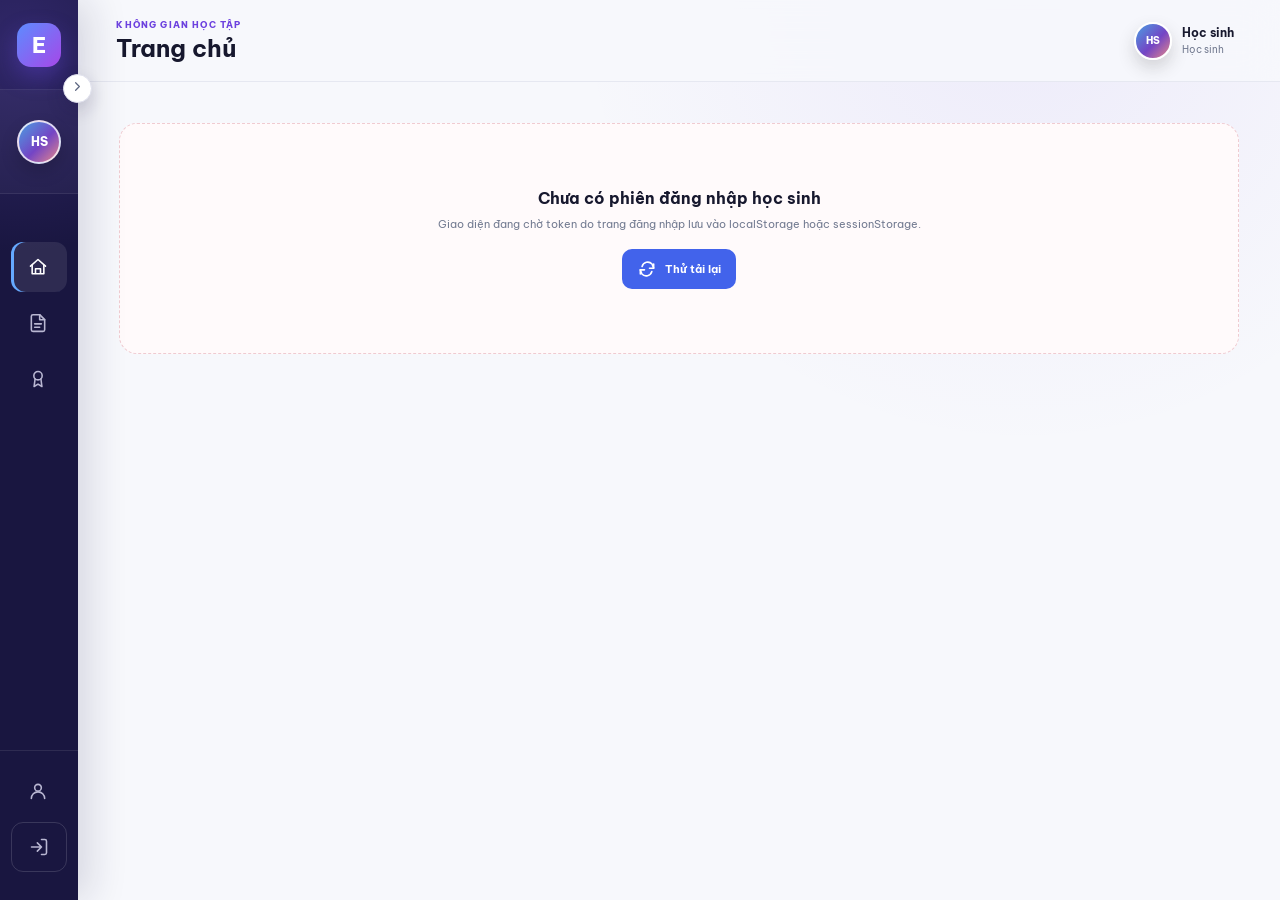
<file: client/index.html>
<!doctype html>
<html lang="vi">
<head>
    <meta charset="UTF-8">
    <meta name="viewport" content="width=device-width, initial-scale=1.0">
    <meta name="theme-color" content="#17153d">
    <title>EduPortal — Không gian học sinh</title>
    <link rel="preconnect" href="https://fonts.googleapis.com">
    <link rel="preconnect" href="https://fonts.gstatic.com" crossorigin>
    <link href="https://fonts.googleapis.com/css2?family=Be+Vietnam+Pro:wght@400;500;600;700;800&display=swap" rel="stylesheet">
    <link rel="stylesheet" href="./css/styles.css">
</head>
<body>
    <div class="app-shell">
        <aside class="sidebar" id="sidebar" aria-label="Điều hướng học sinh">
            <a class="brand" href="#home" aria-label="Về trang chủ EduPortal">
                <span class="brand__mark" aria-hidden="true">E</span>
                <span class="brand__copy">
                    <strong>EduPortal</strong>
                    <small>Không gian học sinh</small>
                </span>
            </a>

            <button class="sidebar-toggle" id="sidebar-toggle" type="button"
                    aria-label="Giữ sidebar mở rộng" aria-expanded="false" title="Giữ sidebar mở rộng">
                <span data-icon="chevron"></span>
            </button>

            <div class="student-profile">
                <span class="avatar" id="sidebar-avatar">HS</span>
                <span class="student-profile__copy">
                    <strong id="sidebar-name">Học sinh</strong>
                    <small id="sidebar-email">Chưa đăng nhập</small>
                </span>
            </div>

            <nav class="sidebar-nav" aria-label="Các trang">
                <a class="nav-item" href="#home" data-route="home">
                    <span class="nav-item__icon" data-icon="home"></span>
                    <span class="nav-item__label">Trang chủ</span>
                </a>
                <a class="nav-item" href="#exams" data-route="exams">
                    <span class="nav-item__icon" data-icon="exam"></span>
                    <span class="nav-item__label">Bài kiểm tra</span>
                </a>
                <a class="nav-item" href="#scores" data-route="scores">
                    <span class="nav-item__icon" data-icon="score"></span>
                    <span class="nav-item__label">Điểm của tôi</span>
                </a>
            </nav>

            <div class="sidebar__footer">
                <a class="nav-item" href="#account" data-route="account">
                    <span class="nav-item__icon" data-icon="user"></span>
                    <span class="nav-item__label">Tài khoản</span>
                </a>
                <button class="nav-item nav-item--button" id="logout-button" type="button">
                    <span class="nav-item__icon" data-icon="logout"></span>
                    <span class="nav-item__label">Đăng xuất</span>
                </button>
            </div>
        </aside>

        <button class="sidebar-backdrop" id="sidebar-backdrop" type="button" aria-label="Đóng menu"></button>

        <main class="main">
            <header class="topbar">
                <div class="topbar__title">
                    <button class="icon-button mobile-menu" id="mobile-menu" type="button" aria-label="Mở menu">
                        <span data-icon="menu"></span>
                    </button>
                    <div>
                        <p class="eyebrow">Không gian học tập</p>
                        <h1 id="page-title">Trang chủ</h1>
                    </div>
                </div>

                <a class="topbar__profile" href="#account" data-route="account" aria-label="Xem thông tin tài khoản">
                    <span class="avatar avatar--small" id="topbar-avatar">HS</span>
                    <span>
                        <strong id="topbar-name">Học sinh</strong>
                        <small>Học sinh</small>
                    </span>
                </a>
            </header>

            <section class="scene" id="scene" aria-live="polite"></section>
        </main>
    </div>

    <dialog class="exam-dialog" id="exam-dialog" aria-labelledby="dialog-title">
        <button class="dialog-close" id="dialog-close" type="button" aria-label="Đóng">
            <span data-icon="close"></span>
        </button>
        <div id="dialog-content"></div>
    </dialog>

    <div class="toast" id="toast" role="status" aria-live="polite">
        <span class="toast__icon" data-icon="check"></span>
        <span id="toast-message"></span>
    </div>

    <script type="module" src="./js/app.js"></script>
</body>
</html>
</file>
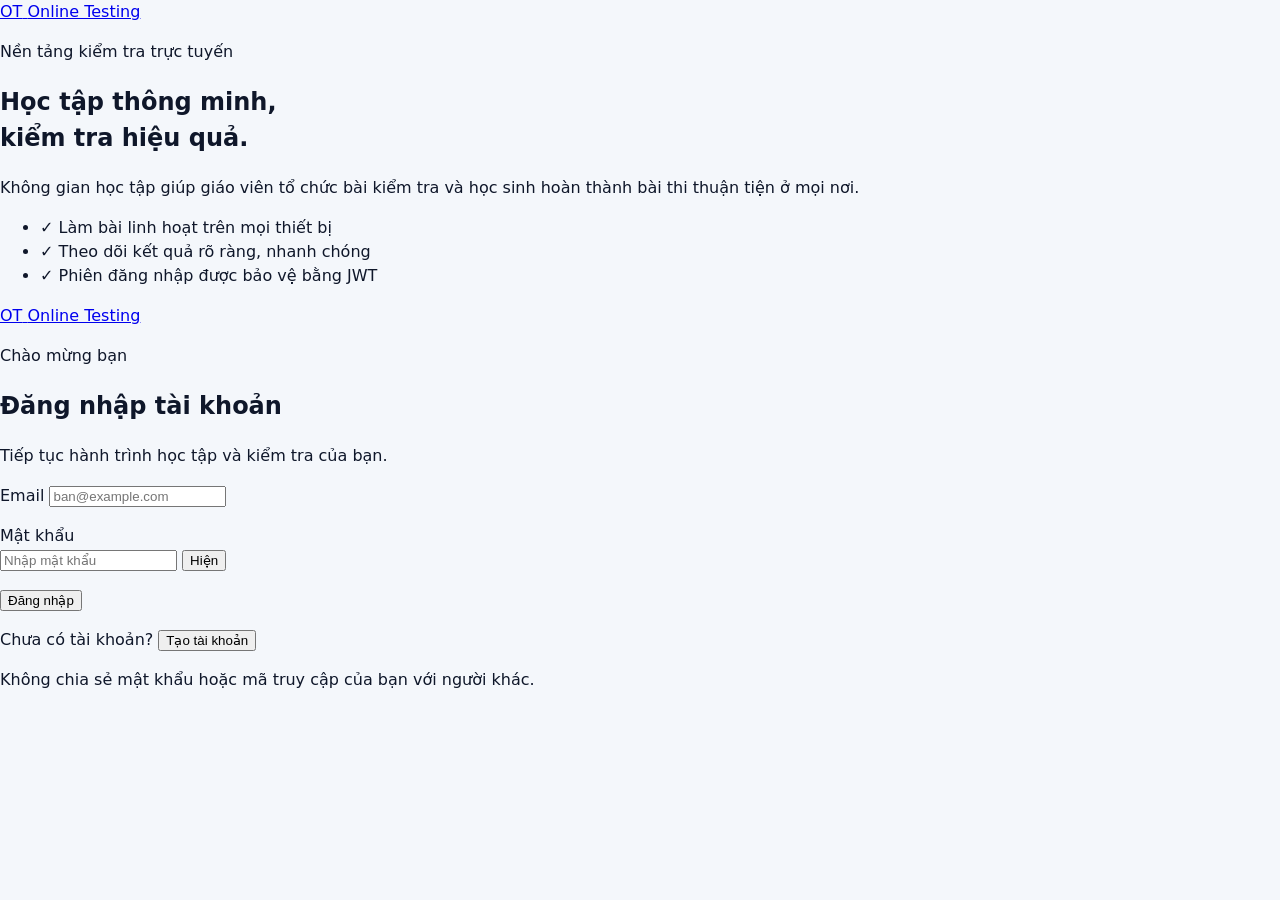
<file: client/src/main/auth/Auth.html>
<!doctype html>
<html lang="vi">
<head>
    <meta charset="UTF-8">
    <meta name="viewport" content="width=device-width, initial-scale=1.0">
    <meta name="discription" content="Đăng nhập hoặc tạo tài khoản để sử dụng hệ thống kiểm tra trực tuyến.">
    <title>Đăng nhập | Online Testing</title>
    <link rel="stylesheet" href="./AuthStyle.css">
</head>
<body>
<div class="auth-page">
    <aside 
        class="brand-panel"
        arial-lable="Giới thiệu Online Testing">
        <div class="brand-orb brand-orb--top" aria-hidden="true"></div>
        <div class="brand-orb brand-orb--bottom" aria-hidden="true"></div>
        <div class="brand-content">
            <a class="brand"
                href="./Auth.html"
                aria-label="Online Testing - Trang xác thực">

                <span class="brand-mark" aria-hidden="true">OT</span>
                <span>Online Testing</span>
            </a>
            <div class="brand-message">
                <p class="brand-eyebrow">Nền tảng kiểm tra trực tuyến</p>

                <h1>Học tập thông minh,<br>
                    kiểm tra hiệu quả.
                </h1>

                <p class="brand-description">
                    Không gian học tập giúp giáo viên tổ chức bài kiểm tra và
                    học sinh hoàn thành bài thi thuận tiện ở mọi nơi.
                </p>
            </div>
            <ul class="benefit-list" aria-label="Lợi ích nổi bật">
                <li>
                    <span class="benefit-icon" aria-hidden="true">✓</span>
                    <span>Làm bài linh hoạt trên mọi thiết bị</span>
                </li>

                <li>
                    <span class="benefit-icon" aria-hidden="true">✓</span>
                    <span>Theo dõi kết quả rõ ràng, nhanh chóng</span>
                </li>

                <li>
                    <span class="benefit-icon" aria-hidden="true">✓</span>
                    <span>Phiên đăng nhập được bảo vệ bằng JWT</span>
                </li>
            </ul>
        </div>
    </aside>
    <main class="auth-main">
        <a
            class="mobile-brand"
            href="./auth.html"
            aria-label="Online Testing - Trang xác thực"
        >
            <span class="brand-mark" aria-hidden="true">OT</span>
            <span>Online Testing</span>
        </a>

        <section class="auth-card" aria-labelledby="auth-title">
            <div id="auth-content">
                <header>
                    <p class="auth-eyebrow">Chào mừng bạn</p>
                    <h2 id="auth-title" tabindex="-1">Đăng nhập tài khoản</h2>
                    <p id="auth-description">Tiếp tục hành trình học tập và kiểm tra của bạn.</p>
                </header>

                <div
                        id="form-status"
                        class="status-message"
                        role="status"
                        aria-live="polite"
                        tabindex="-1"
                        hidden    
                ></div>
                <form
                        id="login-form"
                        class="auth-form"
                        data-mode="login"
                        novalidate    
                >
                    <div class="field">
                        <label for="login-email">Email</label>
                        <input
                                id="login-email"
                                name="email"
                                type="email"
                                inputmode="email"
                                autocomplete="username"
                                placeholder="ban@example.com"
                                aria-describedby="login-email-error"
                                required
                        >

                        <p class="field-error" id="login-email-error" aria-live="polite"></p>
                    </div>
                    <div class="field">
                        <label for="login-password">Mật khẩu</label>
                        
                        <div class="password-control">
                            <input
                                    id="login-password"
                                    name="password"
                                    type="password"
                                    autocomplete="current-password"
                                    placeholder="Nhập mật khẩu"
                                    aria-describedby="login-password-error"
                                    required
                            >
                            
                            <button
                                    class="password-toggle"
                                    type="button"
                                    aria-controls="login-password"
                                    aria-pressed="false"
                                    aria-label="Hiện mật khẩu"
                                    data-password-toggle="login-password"
                            >
                                Hiện
                            </button>
                        </div>
                        
                        <p
                                id="login-password-error"
                                class="field-error"
                                aria-live="polite"
                        ></p>
                    </div>
                    <button class="submit-button" type="submit">
                        <span class="button-spinner" aria-hidden="true"></span>
                        <span class="button-label">Đăng nhập</span>
                    </button>

                    <p class="switch-prompt">
                        Chưa có tài khoản?

                        <button
                                type="button"
                                data-switch-mode="register"
                        >
                            Tạo tài khoản
                        </button>
                    </p>
                </form>

                <form
                        id="register-form"
                        class="auth-form"
                        data-mode="register"  
                        novalidate
                        hidden
                >
                    <div class="field">
                        <label for="register-full-name">Họ và tên</label>

                        <input
                                id="register-full-name"
                                name="fullName"
                                type="text"
                                autocomplete="name"
                                placeholder="Nguyễn Văn An"
                                maxlength="100"
                                aria-describedby="register-full-name-error"
                                required
                        >

                        <p
                                id="register-full-name-error"
                                class="field-error"
                                aria-live="polite"
                        ></p>
                    </div>

                    <div class="field">
                        <label for="register-email">Email</label>

                        <input
                                id="register-email"
                                name="email"
                                type="email"
                                inputmode="email"
                                autocomplete="email"
                                placeholder="ban@example.com"
                                aria-describedby="register-email-error"
                                required
                        >

                        <p
                                id="register-email-error"
                                class="field-error"
                                aria-live="polite"
                        ></p>
                    </div>

                    <div class="field">
                        <label for="register-password">Mật khẩu</label>

                        <div class="password-control">
                            <input
                                    id="register-password"
                                    name="password"
                                    type="password"
                                    autocomplete="new-password"
                                    placeholder="Tối thiểu 8 ký tự"
                                    minlength="8"
                                    maxlength="72"
                                    aria-describedby="register-password-hint register-password-error"
                                    required
                            >

                            <button
                                    class="password-toggle"
                                    type="button"
                                    aria-controls="register-password"
                                    aria-pressed="false"
                                    aria-label="Hiện mật khẩu"
                                    data-password-toggle="register-password"
                            >
                                Hiện
                            </button>
                        </div>
                        <p
                                id="register-password-hint"
                                class="field-hint"
                        >
                            Sử dụng từ 8 đến 72 ký tự.
                        </p>

                        <p
                                id="register-password-error"
                                class="field-error"
                                aria-live="polite"
                        ></p>
                    </div>
                    <div class="field">
                        <label for="register-confirm-password">
                            Xác nhận mật khẩu
                        </label>

                        <div class="password-control">
                            <input
                                    id="register-confirm-password"
                                    name="confirmPassword"
                                    type="password"
                                    autocomplete="new-password"
                                    placeholder="Nhập lại mật khẩu"
                                    aria-describedby="register-confirm-password-error"
                                    required
                            >
                            <button
                                    class="password-toggle"
                                    type="button"
                                    aria-controls="register-confirm-password"
                                    aria-pressed="false"
                                    aria-label="Hiện mật khẩu"
                                    data-password-toggle="register-confirm-password"
                            >Hiện</button>
                        </div>
                        <p class="field-error" id="register-confirm-password-error" aria-live="polite"></p>
                    </div>
                    <div class="field">
                        <label for="register-role">Vai trò</label>       
                        <select
                                id="register-role"
                                name="role"
                                aria-describedby="register-role-hint register-role-error"
                                required
                        >
                            <option value="" selected disabled>Chọn vai trò của bạn</option>
                            <option value="STUDENT">Học sinh</option>
                            <option value="TEACHER">Giáo viên</option>
                        </select>
                        <p class="field-hint" id="register-role-hint">
                            Vai trò sẽ xác định loại tài khoản được tạo.
                        </p>
                        <p class="field-error" id="register-role-error" aria-live="polite"></p>
                    </div>

                    <button class="submit-button" type="submit">
                        <span class="button-spinner" aria-hidden="true"></span>
                        <span class="button-label">Tạo tài khoản</span>
                    </button>

                    <p class="switch-prompt">
                        Đã có tài khoản?
                        <button type="button" data-switch-mode="login">Đăng nhập</button>
                    </p>
                </form>
            </div>

            <section id="session-panel" class="session-panel" aria-labelledby="session-title" hidden>
                <span class="session-check" aria-hidden="true">✓</span>
                <p class="auth-eyebrow">Xác thực thành công</p>
                <h2 id="session-title" tabindex="-1">Xin chào, <span id="session-name"></span>!</h2>
                <p class="session-message" id="session-message"></p>

                <dl class="session-details">
                    <div>
                        <dt>Email</dt>
                        <dd id="session-email"></dd>
                    </div>
                    <div>
                        <dt>Vai trò</dt>
                        <dd id="session-role"></dd>
                    </div>
                </dl>

                <button id="logout-button" class="secondary-button" type="button">Đăng xuất phiên demo</button>
            </section>

            <p class="security-note">Không chia sẻ mật khẩu hoặc mã truy cập của bạn với người khác.</p>
        </section>
    </main>
</div>

<script src="./AuthScriptDemo.js" defer></script>
</body>
</html>
</file>
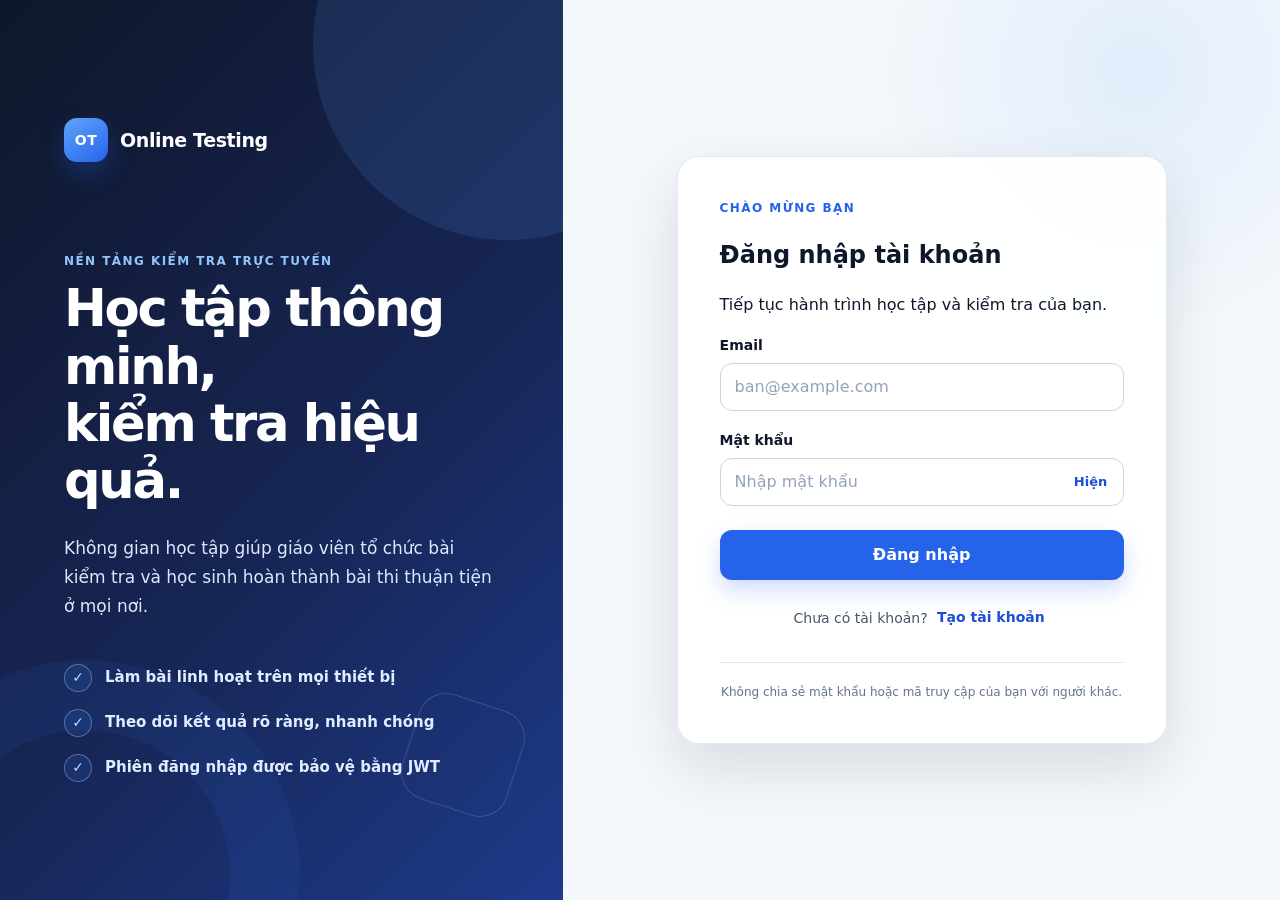
<file: server/src/main/resources/static/auth/Auth.html>
<!doctype html>
<html lang="vi">
<head>
    <meta charset="UTF-8">
    <meta name="viewport" content="width=device-width, initial-scale=1.0">
    <meta name="discription" content="Đăng nhập hoặc tạo tài khoản để sử dụng hệ thống kiểm tra trực tuyến.">
    <title>Đăng nhập | Online Testing</title>
    <link rel="stylesheet" href="./AuthStyleDemo.css">
</head>
<body>
<div class="auth-page">
    <aside
        class="brand-panel"
        arial-lable="Giới thiệu Online Testing">
        <div class="brand-orb brand-orb--top" aria-hidden="true"></div>
        <div class="brand-orb brand-orb--bottom" aria-hidden="true"></div>
        <div class="brand-content">
            <a class="brand"
                href="./Auth.html"
                aria-label="Online Testing - Trang xác thực">

                <span class="brand-mark" aria-hidden="true">OT</span>
                <span>Online Testing</span>
            </a>
            <div class="brand-message">
                <p class="brand-eyebrow">Nền tảng kiểm tra trực tuyến</p>

                <h1>Học tập thông minh,<br>
                    kiểm tra hiệu quả.
                </h1>

                <p class="brand-description">
                    Không gian học tập giúp giáo viên tổ chức bài kiểm tra và
                    học sinh hoàn thành bài thi thuận tiện ở mọi nơi.
                </p>
            </div>
            <ul class="benefit-list" aria-label="Lợi ích nổi bật">
                <li>
                    <span class="benefit-icon" aria-hidden="true">✓</span>
                    <span>Làm bài linh hoạt trên mọi thiết bị</span>
                </li>

                <li>
                    <span class="benefit-icon" aria-hidden="true">✓</span>
                    <span>Theo dõi kết quả rõ ràng, nhanh chóng</span>
                </li>

                <li>
                    <span class="benefit-icon" aria-hidden="true">✓</span>
                    <span>Phiên đăng nhập được bảo vệ bằng JWT</span>
                </li>
            </ul>
        </div>
    </aside>
    <main class="auth-main">
        <a
            class="mobile-brand"
            href="./Auth.html"
            aria-label="Online Testing - Trang xác thực"
        >
            <span class="brand-mark" aria-hidden="true">OT</span>
            <span>Online Testing</span>
        </a>

        <section class="auth-card" aria-labelledby="auth-title">
            <div id="auth-content">
                <header>
                    <p class="auth-eyebrow">Chào mừng bạn</p>
                    <h2 id="auth-title" tabindex="-1">Đăng nhập tài khoản</h2>
                    <p id="auth-description">Tiếp tục hành trình học tập và kiểm tra của bạn.</p>
                </header>

                <div
                        id="form-status"
                        class="status-message"
                        role="status"
                        aria-live="polite"
                        tabindex="-1"
                        hidden
                ></div>
                <form
                        id="login-form"
                        class="auth-form"
                        data-mode="login"
                        novalidate
                >
                    <div class="field">
                        <label for="login-email">Email</label>
                        <input
                                id="login-email"
                                name="email"
                                type="email"
                                inputmode="email"
                                autocomplete="username"
                                placeholder="ban@example.com"
                                aria-describedby="login-email-error"
                                required
                        >

                        <p class="field-error" id="login-email-error" aria-live="polite"></p>
                    </div>
                    <div class="field">
                        <label for="login-password">Mật khẩu</label>

                        <div class="password-control">
                            <input
                                    id="login-password"
                                    name="password"
                                    type="password"
                                    autocomplete="current-password"
                                    placeholder="Nhập mật khẩu"
                                    aria-describedby="login-password-error"
                                    required
                            >

                            <button
                                    class="password-toggle"
                                    type="button"
                                    aria-controls="login-password"
                                    aria-pressed="false"
                                    aria-label="Hiện mật khẩu"
                                    data-password-toggle="login-password"
                            >
                                Hiện
                            </button>
                        </div>

                        <p
                                id="login-password-error"
                                class="field-error"
                                aria-live="polite"
                        ></p>
                    </div>
                    <button class="submit-button" type="submit">
                        <span class="button-spinner" aria-hidden="true"></span>
                        <span class="button-label">Đăng nhập</span>
                    </button>

                    <p class="switch-prompt">
                        Chưa có tài khoản?

                        <button
                                type="button"
                                data-switch-mode="register"
                        >
                            Tạo tài khoản
                        </button>
                    </p>
                </form>

                <form
                        id="register-form"
                        class="auth-form"
                        data-mode="register"
                        novalidate
                        hidden
                >
                    <div class="field">
                        <label for="register-full-name">Họ và tên</label>

                        <input
                                id="register-full-name"
                                name="fullName"
                                type="text"
                                autocomplete="name"
                                placeholder="Nguyễn Văn An"
                                maxlength="100"
                                aria-describedby="register-full-name-error"
                                required
                        >

                        <p
                                id="register-full-name-error"
                                class="field-error"
                                aria-live="polite"
                        ></p>
                    </div>

                    <div class="field">
                        <label for="register-email">Email</label>

                        <input
                                id="register-email"
                                name="email"
                                type="email"
                                inputmode="email"
                                autocomplete="email"
                                placeholder="ban@example.com"
                                aria-describedby="register-email-error"
                                required
                        >

                        <p
                                id="register-email-error"
                                class="field-error"
                                aria-live="polite"
                        ></p>
                    </div>

                    <div class="field">
                        <label for="register-password">Mật khẩu</label>

                        <div class="password-control">
                            <input
                                    id="register-password"
                                    name="password"
                                    type="password"
                                    autocomplete="new-password"
                                    placeholder="Tối thiểu 8 ký tự"
                                    minlength="8"
                                    maxlength="72"
                                    aria-describedby="register-password-hint register-password-error"
                                    required
                            >

                            <button
                                    class="password-toggle"
                                    type="button"
                                    aria-controls="register-password"
                                    aria-pressed="false"
                                    aria-label="Hiện mật khẩu"
                                    data-password-toggle="register-password"
                            >
                                Hiện
                            </button>
                        </div>
                        <p
                                id="register-password-hint"
                                class="field-hint"
                        >
                            Sử dụng từ 8 đến 72 ký tự.
                        </p>

                        <p
                                id="register-password-error"
                                class="field-error"
                                aria-live="polite"
                        ></p>
                    </div>
                    <div class="field">
                        <label for="register-confirm-password">
                            Xác nhận mật khẩu
                        </label>

                        <div class="password-control">
                            <input
                                    id="register-confirm-password"
                                    name="confirmPassword"
                                    type="password"
                                    autocomplete="new-password"
                                    placeholder="Nhập lại mật khẩu"
                                    aria-describedby="register-confirm-password-error"
                                    required
                            >
                            <button
                                    class="password-toggle"
                                    type="button"
                                    aria-controls="register-confirm-password"
                                    aria-pressed="false"
                                    aria-label="Hiện mật khẩu"
                                    data-password-toggle="register-confirm-password"
                            >Hiện</button>
                        </div>
                        <p class="field-error" id="register-confirm-password-error" aria-live="polite"></p>
                    </div>
                    <div class="field">
                        <label for="register-role">Vai trò</label>
                        <select
                                id="register-role"
                                name="role"
                                aria-describedby="register-role-hint register-role-error"
                                required
                        >
                            <option value="" selected disabled>Chọn vai trò của bạn</option>
                            <option value="STUDENT">Học sinh</option>
                            <option value="TEACHER">Giáo viên</option>
                        </select>
                        <p class="field-hint" id="register-role-hint">
                            Vai trò sẽ xác định loại tài khoản được tạo.
                        </p>
                        <p class="field-error" id="register-role-error" aria-live="polite"></p>
                    </div>

                    <button class="submit-button" type="submit">
                        <span class="button-spinner" aria-hidden="true"></span>
                        <span class="button-label">Tạo tài khoản</span>
                    </button>

                    <p class="switch-prompt">
                        Đã có tài khoản?
                        <button type="button" data-switch-mode="login">Đăng nhập</button>
                    </p>
                </form>
            </div>

            <section id="session-panel" class="session-panel" aria-labelledby="session-title" hidden>
                <span class="session-check" aria-hidden="true">✓</span>
                <p class="auth-eyebrow">Xác thực thành công</p>
                <h2 id="session-title" tabindex="-1">Xin chào, <span id="session-name"></span>!</h2>
                <p class="session-message" id="session-message"></p>

                <dl class="session-details">
                    <div>
                        <dt>Email</dt>
                        <dd id="session-email"></dd>
                    </div>
                    <div>
                        <dt>Vai trò</dt>
                        <dd id="session-role"></dd>
                    </div>
                </dl>

                <button id="logout-button" class="secondary-button" type="button">Đăng xuất phiên demo</button>
            </section>

            <p class="security-note">Không chia sẻ mật khẩu hoặc mã truy cập của bạn với người khác.</p>
        </section>
    </main>
</div>

<script src="./AuthScriptDemo.js" defer></script>
</body>
</html>
</file>
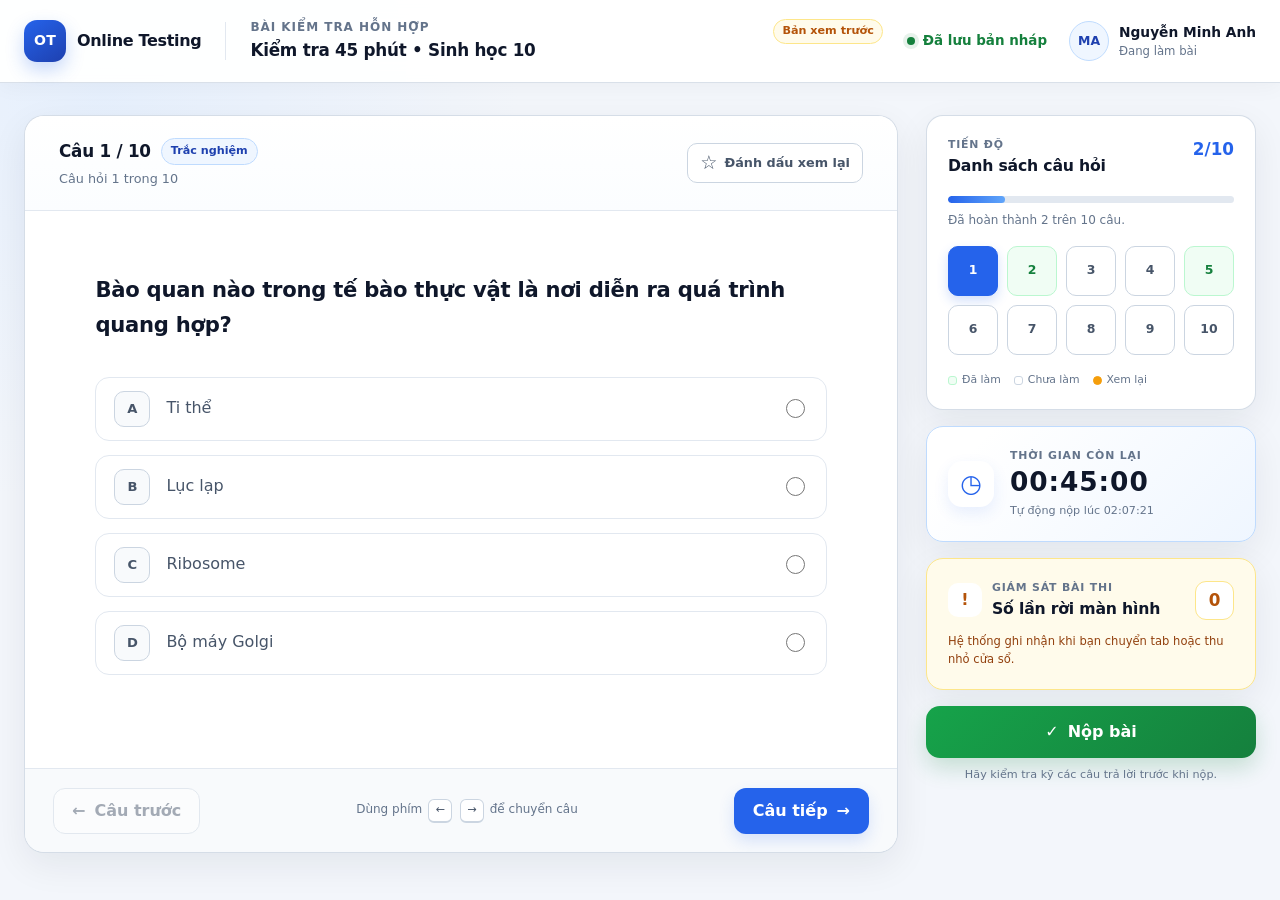
<file: server/src/main/resources/static/student-exam/StudentExamDemo.html>
<!doctype html>
<html lang="vi">
<head>
    <meta charset="UTF-8">
    <meta name="viewport" content="width=device-width, initial-scale=1.0">
    <meta name="description" content="Màn hình làm bài kiểm tra trực tuyến dành cho học sinh.">
    <title>Làm bài kiểm tra | Online Testing</title>
    <link rel="stylesheet" href="./StudentExamStyleDemo.css">
</head>
<body>
<a class="skip-link" href="#question-panel">Đi tới câu hỏi hiện tại</a>

<div id="loading-state" class="page-state" role="status" aria-live="polite">
    <span class="loading-spinner" aria-hidden="true"></span>
    <h1>Đang chuẩn bị bài kiểm tra</h1>
    <p>Vui lòng chờ trong giây lát...</p>
</div>

<section id="error-state" class="page-state" role="alert" hidden>
    <span class="state-icon state-icon--error" aria-hidden="true">!</span>
    <h1>Không thể mở bài kiểm tra</h1>
    <p id="error-message">Đã xảy ra lỗi. Vui lòng thử lại.</p>
    <button id="retry-button" class="button button--primary" type="button">Thử lại</button>
</section>

<div id="exam-app" class="exam-app" hidden>
    <header class="topbar">
        <div class="topbar__content">
            <a class="brand" href="#" aria-label="Online Testing">
                <span class="brand__mark" aria-hidden="true">OT</span>
                <span class="brand__name">Online Testing</span>
            </a>

            <span class="topbar__divider" aria-hidden="true"></span>

            <div class="exam-heading">
                <span id="preview-badge" class="preview-badge" hidden>Bản xem trước</span>
                <p id="exam-type" class="exam-heading__type">Bài kiểm tra</p>
                <h1 id="exam-title">Đang tải tên bài kiểm tra</h1>
            </div>

            <div class="topbar__actions">
                <div id="save-status" class="save-status" role="status" aria-live="polite">
                    <span class="save-status__dot" aria-hidden="true"></span>
                    <span id="save-status-text">Đã lưu</span>
                </div>

                <div class="mobile-timer" aria-label="Thời gian còn lại">
                    <span aria-hidden="true">◷</span>
                    <span id="mobile-timer-value">00:00:00</span>
                </div>

                <div class="student-profile">
                    <span id="student-avatar" class="student-profile__avatar" aria-hidden="true">HS</span>
                    <span class="student-profile__text">
                        <strong id="student-name">Học sinh</strong>
                        <small>Đang làm bài</small>
                    </span>
                </div>
            </div>
        </div>
    </header>

    <main class="exam-shell">
        <section id="question-panel" class="question-panel" aria-labelledby="question-title" tabindex="-1">
            <header class="question-panel__header">
                <div>
                    <div class="question-label-row">
                        <span id="question-position" class="question-position">Câu 1 / 10</span>
                        <span id="question-type" class="question-type">Trắc nghiệm</span>
                    </div>
                    <p id="question-progress-text" class="question-progress-text">Tiến độ làm bài</p>
                </div>

                <button id="review-button" class="review-button" type="button" aria-pressed="false">
                    <span class="review-button__icon" aria-hidden="true">☆</span>
                    <span class="review-button__label">Đánh dấu xem lại</span>
                </button>
            </header>

            <div class="question-panel__body">
                <h2 id="question-title" class="question-title"></h2>

                <form id="answer-form" class="answer-form" autocomplete="off">
                    <fieldset id="choice-fieldset" class="choice-list">
                        <legend class="visually-hidden">Chọn một phương án trả lời</legend>
                        <div id="choice-options"></div>
                    </fieldset>

                    <div id="essay-field" class="essay-field" hidden>
                        <label for="essay-answer">Câu trả lời của bạn</label>
                        <textarea
                                id="essay-answer"
                                name="essayAnswer"
                                rows="10"
                                maxlength="10000"
                                placeholder="Nhập câu trả lời tại đây..."
                                aria-describedby="essay-hint essay-count"
                        ></textarea>
                        <div class="essay-field__footer">
                            <span id="essay-hint">Nội dung được tự động lưu khi bạn nhập.</span>
                            <span id="essay-count">0 / 10.000 ký tự</span>
                        </div>
                    </div>
                </form>
            </div>

            <footer class="question-panel__footer">
                <button id="previous-button" class="button button--secondary" type="button">
                    <span aria-hidden="true">←</span>
                    Câu trước
                </button>

                <p class="keyboard-hint">Dùng phím <kbd>←</kbd> <kbd>→</kbd> để chuyển câu</p>

                <button id="next-button" class="button button--primary" type="button">
                    Câu tiếp
                    <span aria-hidden="true">→</span>
                </button>
            </footer>
        </section>

        <aside class="exam-sidebar" aria-label="Thông tin và điều khiển bài kiểm tra">
            <section class="sidebar-card progress-card" aria-labelledby="progress-title">
                <div class="sidebar-card__heading">
                    <div>
                        <p class="sidebar-eyebrow">Tiến độ</p>
                        <h2 id="progress-title">Danh sách câu hỏi</h2>
                    </div>
                    <strong id="answered-ratio" class="answered-ratio">0/0</strong>
                </div>

                <div
                        id="progress-bar"
                        class="progress-bar"
                        role="progressbar"
                        aria-label="Số câu đã trả lời"
                        aria-valuemin="0"
                        aria-valuemax="0"
                        aria-valuenow="0"
                >
                    <span id="progress-bar-value"></span>
                </div>
                <p id="answered-summary" class="answered-summary">Bạn chưa trả lời câu nào.</p>

                <nav id="question-navigation" class="question-navigation" aria-label="Chuyển nhanh tới câu hỏi"></nav>

                <div class="question-legend" aria-label="Chú thích trạng thái câu hỏi">
                    <span><i class="legend-swatch legend-swatch--answered"></i>Đã làm</span>
                    <span><i class="legend-swatch legend-swatch--empty"></i>Chưa làm</span>
                    <span><i class="legend-swatch legend-swatch--review"></i>Xem lại</span>
                </div>
            </section>

            <section id="timer-card" class="sidebar-card timer-card" aria-labelledby="timer-title">
                <div class="timer-card__icon" aria-hidden="true">◷</div>
                <div>
                    <p id="timer-title" class="sidebar-eyebrow">Thời gian còn lại</p>
                    <p id="timer-value" class="timer-value" role="timer" aria-live="off">00:00:00</p>
                    <p id="deadline-text" class="timer-deadline">Bài sẽ tự nộp khi hết giờ</p>
                </div>
            </section>

            <section class="sidebar-card violation-card" aria-labelledby="violation-title">
                <div class="violation-card__top">
                    <span class="violation-card__icon" aria-hidden="true">!</span>
                    <div>
                        <p class="sidebar-eyebrow">Giám sát bài thi</p>
                        <h2 id="violation-title">Số lần rời màn hình</h2>
                    </div>
                    <strong id="screen-exit-count" class="screen-exit-count">0</strong>
                </div>
                <p>Hệ thống ghi nhận khi bạn chuyển tab hoặc thu nhỏ cửa sổ.</p>
            </section>

            <button id="submit-button" class="submit-button" type="button">
                <span aria-hidden="true">✓</span>
                Nộp bài
            </button>
            <p class="submit-note">Hãy kiểm tra kỹ các câu trả lời trước khi nộp.</p>
        </aside>
    </main>
</div>

<div id="toast" class="toast" role="status" aria-live="polite" hidden>
    <span id="toast-icon" class="toast__icon" aria-hidden="true">✓</span>
    <span id="toast-message"></span>
</div>

<dialog id="submit-dialog" class="modal">
    <form method="dialog" class="modal__card">
        <button class="modal__close" value="cancel" aria-label="Đóng hộp thoại" type="submit">×</button>
        <span class="modal__icon" aria-hidden="true">✓</span>
        <h2>Xác nhận nộp bài?</h2>
        <p id="submit-dialog-summary">Bạn đã trả lời 0/0 câu.</p>
        <div id="unanswered-warning" class="unanswered-warning" hidden>
            <span aria-hidden="true">!</span>
            <p id="unanswered-warning-text"></p>
        </div>
        <p class="modal__note">Sau khi nộp, bạn sẽ không thể thay đổi câu trả lời.</p>
        <div class="modal__actions">
            <button class="button button--secondary" value="cancel" type="submit">Tiếp tục làm bài</button>
            <button id="confirm-submit-button" class="button button--danger" value="default" type="button">Nộp bài ngay</button>
        </div>
    </form>
</dialog>

<script src="./StudentExamScriptDemo.js" defer></script>
</body>
</html>
</file>
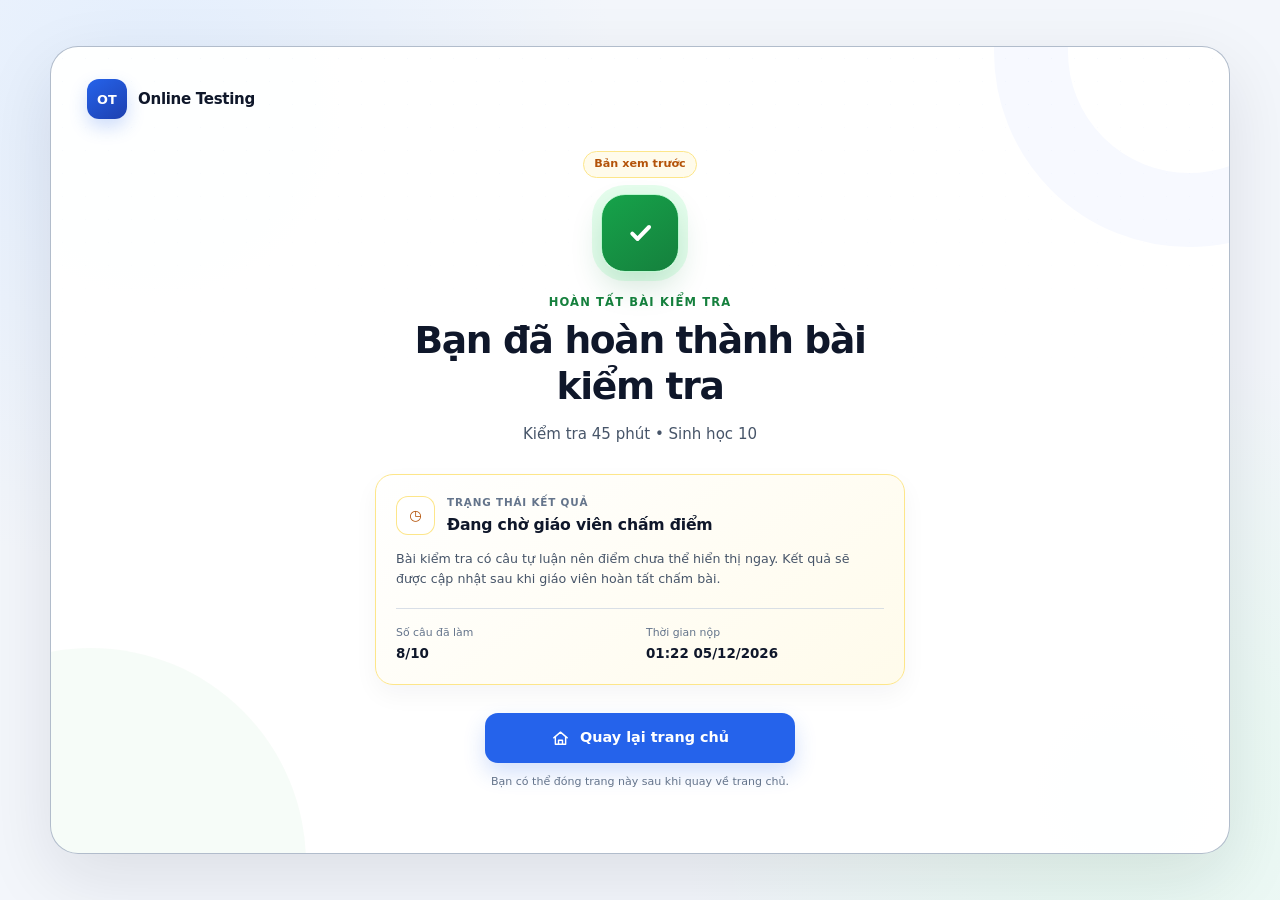
<file: server/src/main/resources/static/student-exam/StudentExamResultDemo.html>
<!doctype html>
<html lang="vi">
<head>
    <meta charset="UTF-8">
    <meta name="viewport" content="width=device-width, initial-scale=1.0">
    <meta name="description" content="Xác nhận học sinh đã hoàn thành bài kiểm tra trực tuyến.">
    <title>Hoàn thành bài kiểm tra | Online Testing</title>
    <link rel="stylesheet" href="./StudentExamResultStyleDemo.css">
</head>
<body>
<main class="completion-page">
    <section class="completion-card" aria-labelledby="completion-title">
        <div class="completion-card__decoration completion-card__decoration--top" aria-hidden="true"></div>
        <div class="completion-card__decoration completion-card__decoration--bottom" aria-hidden="true"></div>

        <a id="brand-link" class="brand" href="/" aria-label="Online Testing - Trang chủ">
            <span class="brand__mark" aria-hidden="true">OT</span>
            <span>Online Testing</span>
        </a>

        <div class="completion-content">
            <span id="preview-badge" class="preview-badge" hidden>Bản xem trước</span>

            <div class="success-icon" aria-hidden="true">
                <svg viewBox="0 0 24 24" focusable="false">
                    <path d="m7.2 12.1 3.1 3.1 6.7-7"></path>
                </svg>
            </div>

            <p id="completion-eyebrow" class="completion-eyebrow">Hoàn tất bài kiểm tra</p>
            <h1 id="completion-title" tabindex="-1">Bạn đã hoàn thành bài kiểm tra</h1>
            <p id="exam-title" class="exam-title">Bài làm của bạn đã được hệ thống ghi nhận.</p>

            <section id="result-panel" class="result-panel" aria-labelledby="result-status-title">
                <div class="result-panel__heading">
                    <span id="result-status-icon" class="result-status-icon" aria-hidden="true">✓</span>
                    <div>
                        <p class="result-panel__label">Trạng thái kết quả</p>
                        <h2 id="result-status-title">Bài làm đã được ghi nhận</h2>
                    </div>
                </div>

                <p id="result-message" class="result-message">
                    Kết quả sẽ được cập nhật sau khi hệ thống hoàn tất xử lý bài làm.
                </p>

                <div id="score-panel" class="score-panel" hidden>
                    <span class="score-panel__label">Điểm của bạn</span>
                    <p class="score-panel__value">
                        <strong id="score-value">0</strong>
                        <span id="score-maximum">/ 10</span>
                    </p>
                </div>

                <dl class="submission-details">
                    <div>
                        <dt>Số câu đã làm</dt>
                        <dd id="answered-value">0/0</dd>
                    </div>
                    <div>
                        <dt>Thời gian nộp</dt>
                        <dd id="submitted-time">--:--</dd>
                    </div>
                </dl>
            </section>

            <a id="home-link" class="home-button" href="/">
                <svg viewBox="0 0 24 24" aria-hidden="true" focusable="false">
                    <path d="M3.5 11.2 12 4l8.5 7.2"></path>
                    <path d="M5.5 10.2v9h13v-9M9.5 19.2v-5h5v5"></path>
                </svg>
                <span>Quay lại trang chủ</span>
            </a>

            <p class="completion-note">Bạn có thể đóng trang này sau khi quay về trang chủ.</p>
        </div>
    </section>
</main>

<noscript>
    <p class="noscript-message">Vui lòng bật JavaScript để xem thông tin hoàn thành bài kiểm tra.</p>
</noscript>

<script src="./StudentExamResultScriptDemo.js" defer></script>
</body>
</html>
</file>
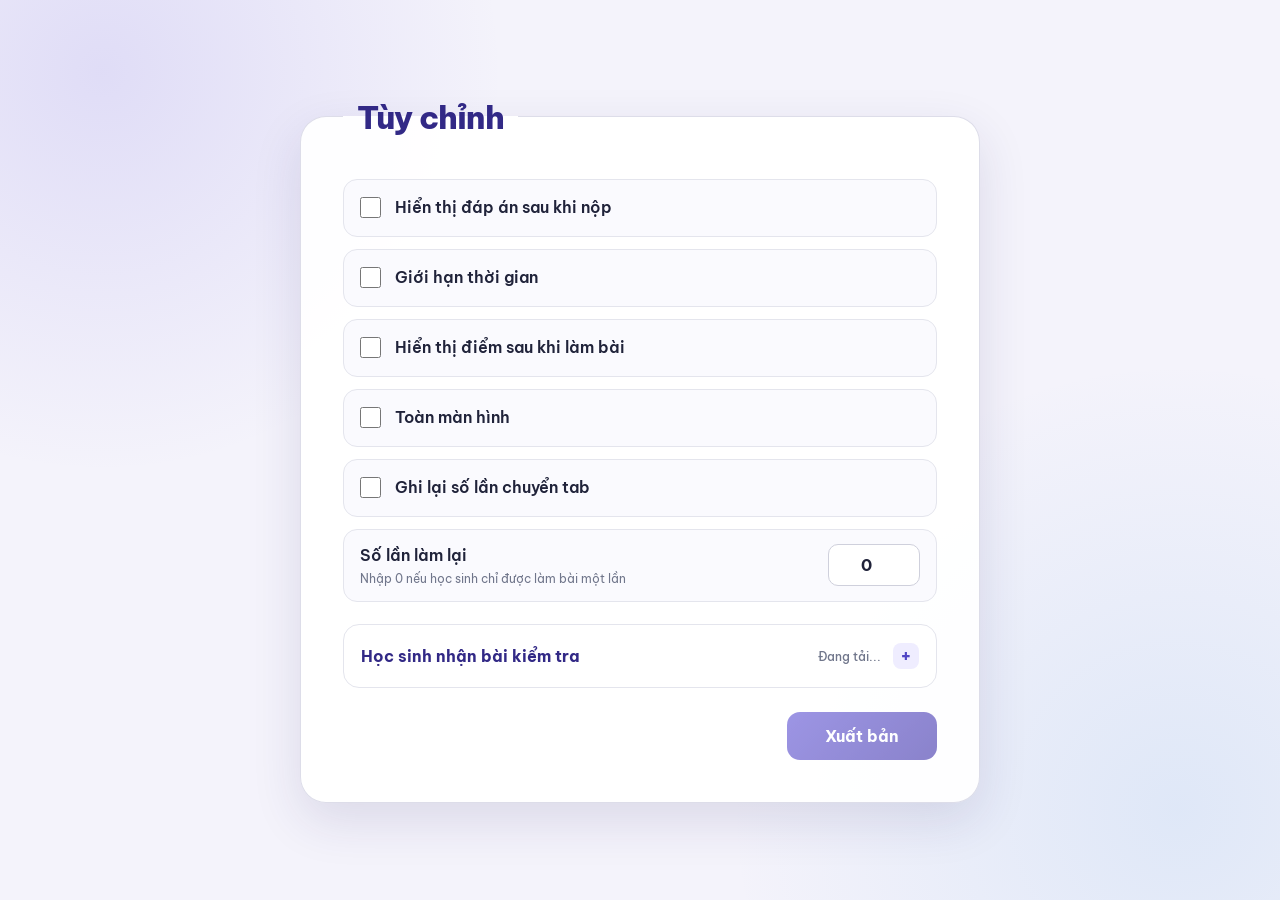
<file: server/src/main/resources/static/teacher-home/ExamConfigurationDemo.html>
<!doctype html>
<html lang="vi">
<head>
    <meta charset="UTF-8">
    <meta name="viewport" content="width=device-width, initial-scale=1.0">
    <title>Tùy chỉnh bài kiểm tra</title>
    <link rel="preconnect" href="https://fonts.googleapis.com">
    <link rel="preconnect" href="https://fonts.gstatic.com" crossorigin>
    <link href="https://fonts.googleapis.com/css2?family=Be+Vietnam+Pro:wght@400;500;600;700;800&display=swap" rel="stylesheet">
    <link rel="stylesheet" href="./ExamConfigurationStyleDemo.css">
    <script src="./ExamConfigurationScript.js" defer></script>
</head>
<body>
    <main>
        <form id="exam-configuration-form">
            <fieldset>
                <legend>Tùy chỉnh</legend>

                <div>
                    <input id="show-correct-answers-after-submit" name="showCorrectAnswersAfterSubmit" type="checkbox">
                    <label for="show-correct-answers-after-submit">Hiển thị đáp án sau khi nộp</label>
                </div>

                <div>
                    <input id="time-limit-enabled" name="timeLimitEnabled" type="checkbox">
                    <label for="time-limit-enabled">Giới hạn thời gian</label>
                </div>

                <div>
                    <input id="show-score-after-submit" name="showScoreAfterSubmit" type="checkbox">
                    <label for="show-score-after-submit">Hiển thị điểm sau khi làm bài</label>
                </div>

                <div>
                    <input id="require-fullscreen" name="requireFullscreen" type="checkbox">
                    <label for="require-fullscreen">Toàn màn hình</label>
                </div>

                <div>
                    <input id="track-tab-switches" name="trackTabSwitches" type="checkbox">
                    <label for="track-tab-switches">Ghi lại số lần chuyển tab</label>
                </div>

                <div class="retake-setting">
                    <span class="retake-setting__copy">
                        <label for="retake-count">Số lần làm lại</label>
                        <small id="retake-count-help">Nhập 0 nếu học sinh chỉ được làm bài một lần</small>
                    </span>
                    <input id="retake-count" name="retakeCount" type="number" min="0" step="1" value="0" inputmode="numeric" aria-describedby="retake-count-help">
                </div>

                <details class="recipient-selector">
                    <summary>
                        <span>Học sinh nhận bài kiểm tra</span>
                        <small>Đang tải...</small>
                    </summary>

                    <div class="recipient-list">
                        <p class="recipient-message">Đang tải danh sách học sinh...</p>
                    </div>
                </details>

                <footer class="configuration-actions">
                    <button class="publish-button" type="button" data-action="publish-exam">Xuất bản</button>
                </footer>
            </fieldset>
        </form>
    </main>
</body>
</html>
</file>
<file: client/css/styles.css>
:root {
    --sidebar-collapsed: 78px;
    --sidebar-expanded: 264px;
    --ink: #17182e;
    --muted: #737b91;
    --line: #e8eaf1;
    --canvas: #f7f8fc;
    --surface: #ffffff;
    --navy: #191640;
    --violet: #6d42df;
    --blue: #4263eb;
    --green: #0a9f73;
    --amber: #d88808;
    --red: #dc4a5b;
    --shadow: 0 12px 32px rgb(36 31 84 / 8%);
    --radius-sm: 12px;
    --radius-md: 18px;
    --radius-lg: 26px;
}

* {
    box-sizing: border-box;
}

html {
    scroll-behavior: smooth;
}

body {
    min-width: 320px;
    margin: 0;
    overflow-x: hidden;
    color: var(--ink);
    background:
        radial-gradient(circle at 80% 0, rgb(109 66 223 / 7%), transparent 28rem),
        var(--canvas);
    font-family: "Be Vietnam Pro", system-ui, sans-serif;
    font-size: 14px;
}

button,
input,
select {
    font: inherit;
}

button,
a {
    -webkit-tap-highlight-color: transparent;
}

a {
    color: inherit;
}

button:focus-visible,
a:focus-visible,
input:focus-visible,
select:focus-visible {
    outline: 3px solid rgb(66 99 235 / 25%);
    outline-offset: 2px;
}

.app-shell {
    min-height: 100vh;
}

.sidebar {
    position: fixed;
    z-index: 50;
    inset: 0 auto 0 0;
    display: flex;
    width: var(--sidebar-collapsed);
    flex-direction: column;
    color: #fff;
    background:
        radial-gradient(circle at 20% 5%, rgb(135 103 255 / 22%), transparent 13rem),
        var(--navy);
    box-shadow: 12px 0 38px rgb(24 20 67 / 14%);
    transition: width 210ms ease, box-shadow 210ms ease;
}

.sidebar:hover,
.sidebar.is-pinned {
    width: var(--sidebar-expanded);
    box-shadow: 18px 0 44px rgb(24 20 67 / 24%);
}

.brand {
    display: flex;
    min-height: 90px;
    align-items: center;
    gap: 13px;
    padding: 0 17px;
    border-bottom: 1px solid rgb(255 255 255 / 9%);
    text-decoration: none;
}

.brand__mark {
    display: grid;
    width: 44px;
    height: 44px;
    flex: 0 0 44px;
    place-items: center;
    border-radius: 14px;
    background: linear-gradient(135deg, #5d8cff, #a647e8);
    box-shadow: 0 10px 22px rgb(104 73 230 / 35%);
    font-size: 22px;
    font-weight: 800;
}

.brand__copy,
.student-profile__copy,
.nav-item__label {
    min-width: 0;
    max-width: 0;
    overflow: hidden;
    opacity: 0;
    white-space: nowrap;
    transform: translateX(-7px);
    transition: max-width 210ms ease, opacity 130ms ease, transform 180ms ease;
}

.sidebar:hover :is(.brand__copy, .student-profile__copy, .nav-item__label),
.sidebar.is-pinned :is(.brand__copy, .student-profile__copy, .nav-item__label) {
    max-width: 190px;
    opacity: 1;
    transform: translateX(0);
}

.brand strong,
.brand small {
    display: block;
}

.brand strong {
    font-size: 18px;
}

.brand small {
    margin-top: 3px;
    color: #aaa7c8;
    font-size: 10px;
}

.student-profile {
    display: flex;
    min-height: 104px;
    align-items: center;
    gap: 12px;
    padding: 0 17px;
    border-bottom: 1px solid rgb(255 255 255 / 8%);
    background: rgb(255 255 255 / 3%);
}

.avatar {
    display: grid;
    flex: 0 0 44px;
    width: 44px;
    height: 44px;
    place-items: center;
    border: 2px solid rgb(255 255 255 / 78%);
    border-radius: 50%;
    color: #fff;
    background: linear-gradient(135deg, #4a9fe2, #7445c5 55%, #e6888a);
    box-shadow: 0 8px 18px rgb(0 0 0 / 16%);
    font-size: 12px;
    font-weight: 800;
}

.student-profile strong,
.student-profile small {
    display: block;
    overflow: hidden;
    text-overflow: ellipsis;
    white-space: nowrap;
}

.student-profile strong {
    font-size: 13px;
}

.student-profile small {
    max-width: 160px;
    margin-top: 5px;
    color: #aaa7c8;
    font-size: 10px;
}

.sidebar-nav {
    flex: 1;
    padding: 25px 11px;
}

.sidebar-nav::before {
    display: block;
    width: 210px;
    margin: 0 12px 12px;
    color: #77739d;
    content: "DÀNH CHO HỌC SINH";
    font-size: 9px;
    font-weight: 700;
    letter-spacing: .14em;
    opacity: 0;
    white-space: nowrap;
    transition: opacity 140ms ease;
}

.sidebar:hover .sidebar-nav::before,
.sidebar.is-pinned .sidebar-nav::before {
    opacity: 1;
}

.nav-item {
    display: flex;
    width: 100%;
    min-height: 50px;
    align-items: center;
    gap: 14px;
    margin-bottom: 6px;
    padding: 0 15px;
    border: 0;
    border-radius: var(--radius-sm);
    color: #b9b7d2;
    background: transparent;
    text-align: left;
    text-decoration: none;
    cursor: pointer;
    transition: 180ms ease;
}

.nav-item:hover,
.nav-item.is-active {
    color: #fff;
    background: rgb(255 255 255 / 9%);
}

.nav-item.is-active {
    box-shadow: inset 3px 0 #65a9ff;
}

.nav-item__icon {
    display: grid;
    flex: 0 0 23px;
    width: 23px;
    place-items: center;
}

.nav-item svg,
.icon-button svg,
.stat-icon svg,
.section-icon svg,
.toast svg,
.button svg,
.exam-meta svg,
.search-box svg,
.dialog-close svg,
.sidebar-toggle svg {
    width: 20px;
    height: 20px;
    fill: none;
    stroke: currentColor;
    stroke-linecap: round;
    stroke-linejoin: round;
    stroke-width: 1.9;
}

.sidebar__footer {
    padding: 15px 11px 22px;
    border-top: 1px solid rgb(255 255 255 / 9%);
}

.nav-item--button {
    border: 1px solid rgb(255 255 255 / 14%);
}

.sidebar-toggle {
    position: absolute;
    z-index: 2;
    top: 74px;
    right: -14px;
    display: grid;
    width: 29px;
    height: 29px;
    padding: 0;
    place-items: center;
    border: 1px solid #dedfec;
    border-radius: 50%;
    color: #5d6680;
    background: #fff;
    box-shadow: 0 7px 18px rgb(26 22 68 / 18%);
    cursor: pointer;
}

.sidebar-toggle svg {
    width: 15px;
    height: 15px;
    transition: transform 180ms ease;
}

.sidebar:hover .sidebar-toggle svg,
.sidebar.is-pinned .sidebar-toggle svg {
    transform: rotate(180deg);
}

.sidebar-backdrop {
    display: none;
}

.main {
    min-height: 100vh;
    min-width: 0;
    margin-left: var(--sidebar-collapsed);
}

.topbar {
    position: sticky;
    z-index: 30;
    top: 0;
    display: flex;
    min-height: 82px;
    align-items: center;
    justify-content: space-between;
    gap: 18px;
    padding: 13px clamp(20px, 3vw, 42px);
    border-bottom: 1px solid rgb(227 229 239 / 80%);
    background: rgb(247 248 252 / 86%);
    backdrop-filter: blur(18px);
}

.topbar__title,
.topbar__profile {
    display: flex;
    align-items: center;
}

.topbar__title {
    gap: 13px;
}

.eyebrow {
    margin: 0 0 3px;
    color: var(--violet);
    font-size: 9px;
    font-weight: 800;
    letter-spacing: .13em;
    text-transform: uppercase;
}

.topbar h1 {
    margin: 0;
    font-size: clamp(19px, 2vw, 24px);
}

.topbar__profile {
    gap: 10px;
    min-width: 0;
    padding: 5px 8px;
    border-radius: 12px;
    text-decoration: none;
    transition: background 160ms ease;
}

.topbar__profile:hover,
.topbar__profile.is-active {
    background: #eeeff7;
}

.topbar__profile strong,
.topbar__profile small {
    display: block;
}

.topbar__profile strong {
    font-size: 12px;
}

.topbar__profile small {
    margin-top: 3px;
    color: var(--muted);
    font-size: 10px;
}

.avatar--small {
    flex-basis: 38px;
    width: 38px;
    height: 38px;
    border-color: #fff;
    font-size: 10px;
}

.icon-button {
    display: grid;
    width: 40px;
    height: 40px;
    padding: 0;
    place-items: center;
    border: 1px solid var(--line);
    border-radius: 11px;
    color: #596179;
    background: var(--surface);
    cursor: pointer;
}

.mobile-menu {
    display: none;
}

.scene {
    width: min(1420px, 100%);
    min-width: 0;
    margin: 0 auto;
    padding: clamp(22px, 3.2vw, 44px);
}

.hero {
    position: relative;
    display: grid;
    grid-template-columns: minmax(0, 1.35fr) minmax(230px, .55fr);
    gap: 26px;
    overflow: hidden;
    padding: clamp(27px, 4vw, 46px);
    border-radius: var(--radius-lg);
    color: #fff;
    background:
        radial-gradient(circle at 87% 18%, rgb(255 255 255 / 16%), transparent 12rem),
        linear-gradient(120deg, #3449ad, #4c3bb8 50%, #7e3cce);
    box-shadow: 0 20px 40px rgb(68 52 171 / 20%);
}

.hero::after {
    position: absolute;
    right: -85px;
    bottom: -145px;
    width: 300px;
    height: 300px;
    border: 48px solid rgb(255 255 255 / 6%);
    border-radius: 50%;
    content: "";
}

.hero__content,
.hero__aside {
    position: relative;
    z-index: 1;
}

.hero__tag {
    display: inline-flex;
    padding: 6px 10px;
    border: 1px solid rgb(255 255 255 / 18%);
    border-radius: 6px;
    background: rgb(255 255 255 / 9%);
    font-size: 9px;
    font-weight: 800;
    letter-spacing: .11em;
    text-transform: uppercase;
}

.hero h2 {
    margin: 15px 0 10px;
    font-size: clamp(27px, 3.6vw, 42px);
    line-height: 1.2;
    letter-spacing: -.035em;
}

.hero p {
    max-width: 720px;
    margin: 0;
    color: rgb(255 255 255 / 80%);
    font-size: 14px;
    line-height: 1.75;
}

.hero__chips {
    display: flex;
    flex-wrap: wrap;
    gap: 10px;
    margin-top: 22px;
}

.hero-chip {
    padding: 9px 12px;
    border: 1px solid rgb(255 255 255 / 15%);
    border-radius: 10px;
    background: rgb(255 255 255 / 10%);
    font-size: 11px;
    font-weight: 600;
}

.hero__aside {
    display: flex;
    align-items: flex-end;
    justify-content: flex-end;
}

.hero-spotlight {
    width: min(100%, 275px);
    padding: 20px;
    border: 1px solid rgb(255 255 255 / 16%);
    border-radius: 17px;
    background: rgb(27 23 85 / 25%);
    backdrop-filter: blur(9px);
}

.hero-spotlight small,
.hero-spotlight strong,
.hero-spotlight span {
    display: block;
}

.hero-spotlight small {
    color: rgb(255 255 255 / 64%);
    font-size: 9px;
    font-weight: 700;
    letter-spacing: .08em;
    text-transform: uppercase;
}

.hero-spotlight strong {
    margin: 8px 0 5px;
    font-size: 17px;
}

.hero-spotlight span {
    color: rgb(255 255 255 / 74%);
    font-size: 11px;
    line-height: 1.55;
}

.stats-grid {
    display: grid;
    grid-template-columns: repeat(4, minmax(0, 1fr));
    gap: 17px;
    margin-top: 24px;
}

.stat-card {
    padding: 21px;
    border: 1px solid var(--line);
    border-radius: var(--radius-md);
    background: var(--surface);
    box-shadow: var(--shadow);
}

.stat-card__top {
    display: flex;
    align-items: center;
    justify-content: space-between;
    gap: 10px;
}

.stat-icon,
.section-icon {
    display: grid;
    place-items: center;
    border-radius: 11px;
}

.stat-icon {
    width: 43px;
    height: 43px;
}

.stat-icon--blue { color: #3764db; background: #e9efff; }
.stat-icon--violet { color: #7b42d2; background: #f1eaff; }
.stat-icon--green { color: #088c68; background: #e1f7ef; }
.stat-icon--amber { color: #ba7307; background: #fff2d9; }

.stat-card__value {
    margin: 18px 0 5px;
    font-size: 28px;
    font-weight: 800;
    letter-spacing: -.04em;
}

.stat-card__label {
    margin: 0;
    color: var(--muted);
    font-size: 11px;
}

.content-grid {
    display: grid;
    grid-template-columns: minmax(0, 1.5fr) minmax(280px, .72fr);
    gap: 22px;
    margin-top: 28px;
}

.section-card {
    overflow: hidden;
    border: 1px solid var(--line);
    border-radius: var(--radius-md);
    background: var(--surface);
    box-shadow: var(--shadow);
}

.section-card__header,
.section-heading {
    display: flex;
    align-items: center;
    justify-content: space-between;
    gap: 14px;
}

.section-card__header {
    min-height: 69px;
    padding: 17px 21px;
    border-bottom: 1px solid var(--line);
}

.section-heading {
    margin: 4px 0 18px;
}

.section-title {
    display: flex;
    align-items: center;
    gap: 10px;
    margin: 0;
    font-size: 17px;
}

.section-icon {
    width: 34px;
    height: 34px;
    color: var(--blue);
    background: #edf1ff;
}

.section-meta {
    color: var(--muted);
    font-size: 10px;
    font-weight: 700;
    letter-spacing: .05em;
}

.activity-list {
    padding: 6px 21px;
}

.activity-row {
    display: grid;
    grid-template-columns: minmax(0, 1fr) auto;
    gap: 17px;
    align-items: center;
    padding: 18px 0;
    border-bottom: 1px solid #eff0f5;
}

.activity-row:last-child {
    border-bottom: 0;
}

.activity-row h4 {
    margin: 7px 0 5px;
    font-size: 13px;
}

.activity-row p {
    margin: 0;
    color: var(--muted);
    font-size: 10px;
    line-height: 1.55;
}

.activity-row__aside {
    text-align: right;
}

.activity-row__aside small {
    display: block;
    margin-top: 5px;
    color: var(--muted);
    font-size: 9px;
}

.quick-links {
    display: grid;
    gap: 11px;
    padding: 17px;
}

.quick-link {
    display: flex;
    align-items: center;
    gap: 12px;
    padding: 14px;
    border: 1px solid var(--line);
    border-radius: 13px;
    background: #fafbfe;
    text-decoration: none;
    transition: 170ms ease;
}

.quick-link:hover {
    transform: translateX(3px);
    border-color: #bcb9e8;
}

.quick-link strong,
.quick-link small {
    display: block;
}

.quick-link strong {
    font-size: 12px;
}

.quick-link small {
    margin-top: 4px;
    color: var(--muted);
    font-size: 9px;
}

.page-toolbar {
    display: flex;
    align-items: center;
    justify-content: space-between;
    gap: 16px;
    margin-bottom: 21px;
}

.page-toolbar h2 {
    margin: 0 0 5px;
    font-size: 22px;
}

.page-toolbar p {
    margin: 0;
    color: var(--muted);
    font-size: 11px;
}

.toolbar-actions,
.filters {
    display: flex;
    flex-wrap: wrap;
    align-items: center;
    gap: 10px;
}

.search-box {
    position: relative;
    display: flex;
    align-items: center;
}

.search-box svg {
    position: absolute;
    left: 13px;
    width: 17px;
    color: var(--muted);
    pointer-events: none;
}

.search-box input {
    width: min(300px, 70vw);
    height: 42px;
    padding: 0 14px 0 40px;
    border: 1px solid var(--line);
    border-radius: 11px;
    color: var(--ink);
    background: var(--surface);
}

.button {
    display: inline-flex;
    min-height: 40px;
    align-items: center;
    justify-content: center;
    gap: 8px;
    padding: 0 14px;
    border: 1px solid transparent;
    border-radius: 10px;
    color: #fff;
    background: var(--blue);
    font-size: 11px;
    font-weight: 700;
    text-decoration: none;
    cursor: pointer;
}

.button--soft {
    border-color: var(--line);
    color: #555f79;
    background: var(--surface);
}

.filter-button {
    min-height: 36px;
    padding: 0 13px;
    border: 1px solid var(--line);
    border-radius: 9px;
    color: var(--muted);
    background: var(--surface);
    font-size: 10px;
    font-weight: 700;
    cursor: pointer;
}

.filter-button.is-active {
    border-color: #c9c2f5;
    color: var(--violet);
    background: #f2efff;
}

.filters {
    margin-bottom: 20px;
}

.exam-grid {
    display: grid;
    grid-template-columns: repeat(3, minmax(0, 1fr));
    gap: 18px;
}

.exam-card {
    display: flex;
    min-width: 0;
    min-height: 310px;
    flex-direction: column;
    padding: 21px;
    border: 1px solid var(--line);
    border-radius: var(--radius-md);
    background: var(--surface);
    box-shadow: var(--shadow);
    transition: 180ms ease;
}

.exam-card:hover {
    transform: translateY(-3px);
    box-shadow: 0 18px 38px rgb(36 31 84 / 12%);
}

.exam-card__top,
.exam-card__footer,
.score-card__head {
    display: flex;
    align-items: center;
    justify-content: space-between;
    gap: 12px;
}

.type-label,
.status {
    display: inline-flex;
    align-items: center;
    padding: 5px 8px;
    border-radius: 6px;
    font-size: 8px;
    font-weight: 800;
    letter-spacing: .05em;
    text-transform: uppercase;
    white-space: nowrap;
}

.type-label {
    color: #5b54ad;
    background: #efedff;
}

.status--open { color: #08795c; background: #def6ed; }
.status--upcoming { color: #9a6107; background: #fff0d3; }
.status--closed { color: #6e7586; background: #eff0f4; }
.status--submitted { color: #315fc1; background: #e5edff; }
.status--waiting { color: #8c5d11; background: #fff0d3; }

.exam-card h3 {
    margin: 18px 0 8px;
    font-size: 17px;
    line-height: 1.45;
}

.exam-card__description {
    display: -webkit-box;
    overflow: hidden;
    min-height: 44px;
    margin: 0;
    color: var(--muted);
    font-size: 10px;
    line-height: 1.55;
    -webkit-box-orient: vertical;
    -webkit-line-clamp: 3;
}

.exam-card__meta {
    display: grid;
    gap: 9px;
    margin: 18px 0;
}

.exam-meta {
    display: flex;
    align-items: center;
    gap: 8px;
    color: #5e667c;
    font-size: 10px;
}

.exam-meta svg {
    width: 16px;
    height: 16px;
    color: #7b6bd1;
}

.exam-card__footer {
    margin-top: auto;
    padding-top: 15px;
    border-top: 1px solid #eff0f5;
}

.exam-card__footer small {
    color: var(--muted);
    font-size: 9px;
}

.score-list {
    display: grid;
    gap: 14px;
}

.score-card {
    display: grid;
    grid-template-columns: minmax(0, 1fr) auto;
    gap: 22px;
    align-items: center;
    padding: 20px 22px;
    border: 1px solid var(--line);
    border-radius: var(--radius-md);
    background: var(--surface);
    box-shadow: var(--shadow);
}

.score-card h3 {
    margin: 9px 0 6px;
    font-size: 15px;
}

.score-card p {
    margin: 0;
    color: var(--muted);
    font-size: 10px;
    line-height: 1.55;
}

.score-value {
    min-width: 110px;
    text-align: right;
}

.score-value strong {
    display: block;
    color: var(--violet);
    font-size: 24px;
}

.score-value small {
    display: block;
    margin-top: 4px;
    color: var(--muted);
    font-size: 9px;
}

.account-layout {
    display: grid;
    grid-template-columns: minmax(250px, 320px) minmax(0, 1fr);
    gap: 22px;
}

.account-summary,
.account-information {
    min-width: 0;
    border: 1px solid var(--line);
    border-radius: var(--radius-md);
    background: var(--surface);
    box-shadow: var(--shadow);
}

.account-summary {
    padding: 30px 22px;
    text-align: center;
}

.account-avatar {
    width: 88px;
    height: 88px;
    margin: 0 auto 17px;
    border-width: 4px;
    font-size: 22px;
}

.account-summary h2 {
    margin: 0;
    overflow-wrap: anywhere;
    font-size: 20px;
}

.account-summary > p {
    margin: 7px 0 16px;
    overflow-wrap: anywhere;
    color: var(--muted);
    font-size: 10px;
    line-height: 1.6;
}

.account-role {
    display: inline-flex;
    padding: 6px 11px;
    border-radius: 7px;
    color: #5f42b3;
    background: #eeeaff;
    font-size: 9px;
    font-weight: 800;
    letter-spacing: .06em;
    text-transform: uppercase;
}

.account-information__header {
    padding: 21px 23px;
    border-bottom: 1px solid var(--line);
}

.account-information__header h2 {
    margin: 0 0 5px;
    font-size: 18px;
}

.account-information__header p {
    margin: 0;
    color: var(--muted);
    font-size: 10px;
}

.account-fields {
    display: grid;
    grid-template-columns: repeat(2, minmax(0, 1fr));
    gap: 13px;
    padding: 22px 23px;
}

.account-field {
    min-width: 0;
    padding: 14px;
    border: 1px solid var(--line);
    border-radius: 12px;
    background: #fafbfe;
}

.account-field small,
.account-field strong {
    display: block;
}

.account-field small {
    margin-bottom: 6px;
    color: var(--muted);
    font-size: 9px;
}

.account-field strong {
    overflow-wrap: anywhere;
    font-size: 12px;
    line-height: 1.55;
}

.account-note {
    margin: 0 23px 23px;
    padding: 13px 15px;
    border-radius: 11px;
    color: #675c8c;
    background: #f2efff;
    font-size: 10px;
    line-height: 1.65;
}

.empty-state,
.message-state {
    padding: clamp(34px, 6vw, 64px) 24px;
    border: 1px dashed #d9dce8;
    border-radius: var(--radius-md);
    background: rgb(255 255 255 / 64%);
    text-align: center;
}

.empty-state__icon {
    display: grid;
    width: 54px;
    height: 54px;
    margin: 0 auto 14px;
    place-items: center;
    border-radius: 16px;
    color: var(--violet);
    background: #eeeaff;
}

.empty-state__icon svg {
    width: 25px;
    height: 25px;
    fill: none;
    stroke: currentColor;
    stroke-linecap: round;
    stroke-linejoin: round;
    stroke-width: 1.9;
}

.empty-state h3,
.message-state h3 {
    margin: 0 0 7px;
    font-size: 16px;
}

.empty-state p,
.message-state p {
    max-width: 560px;
    margin: 0 auto;
    color: var(--muted);
    font-size: 11px;
    line-height: 1.65;
}

.message-state--error {
    border-color: #f0cbd1;
    background: #fffafb;
}

.message-state .button {
    margin-top: 16px;
}

.skeleton {
    overflow: hidden;
    color: transparent;
    background: linear-gradient(90deg, #eceef4 20%, #f7f8fb 50%, #eceef4 80%);
    background-size: 220% 100%;
    animation: shimmer 1.25s infinite linear;
}

.loading-grid {
    display: grid;
    grid-template-columns: repeat(3, minmax(0, 1fr));
    gap: 18px;
}

.loading-card {
    height: 310px;
    border-radius: var(--radius-md);
}

.exam-dialog {
    width: min(560px, calc(100% - 32px));
    max-height: calc(100vh - 32px);
    padding: 0;
    overflow: auto;
    border: 0;
    border-radius: 22px;
    color: var(--ink);
    box-shadow: 0 28px 80px rgb(17 14 55 / 32%);
}

.exam-dialog::backdrop {
    background: rgb(18 15 51 / 54%);
    backdrop-filter: blur(4px);
}

.dialog-close {
    position: absolute;
    z-index: 1;
    top: 15px;
    right: 15px;
    display: grid;
    width: 36px;
    height: 36px;
    padding: 0;
    place-items: center;
    border: 1px solid var(--line);
    border-radius: 10px;
    color: var(--muted);
    background: #fff;
    cursor: pointer;
}

.dialog-body {
    padding: 30px;
}

.dialog-body h2 {
    margin: 18px 44px 9px 0;
    font-size: 22px;
    line-height: 1.4;
}

.dialog-body > p {
    margin: 0 0 22px;
    color: var(--muted);
    font-size: 11px;
    line-height: 1.7;
}

.detail-list {
    display: grid;
    grid-template-columns: repeat(2, minmax(0, 1fr));
    gap: 12px;
}

.detail-item {
    padding: 13px;
    border: 1px solid var(--line);
    border-radius: 11px;
    background: #fafbfe;
}

.detail-item small,
.detail-item strong {
    display: block;
}

.detail-item small {
    margin-bottom: 5px;
    color: var(--muted);
    font-size: 9px;
}

.detail-item strong {
    font-size: 11px;
    line-height: 1.5;
}

.dialog-note {
    margin-top: 18px;
    padding: 12px 14px;
    border-radius: 10px;
    color: #655a8f;
    background: #f2efff;
    font-size: 10px;
    line-height: 1.6;
}

.toast {
    position: fixed;
    z-index: 90;
    right: 24px;
    bottom: 24px;
    display: flex;
    max-width: min(380px, calc(100% - 32px));
    align-items: center;
    gap: 10px;
    padding: 13px 16px;
    border: 1px solid #cfe8df;
    border-radius: 12px;
    color: #12684f;
    background: #f1fff9;
    box-shadow: var(--shadow);
    font-size: 11px;
    font-weight: 600;
    opacity: 0;
    pointer-events: none;
    transform: translateY(15px);
    transition: 180ms ease;
}

.toast.is-visible {
    opacity: 1;
    transform: translateY(0);
}

.toast__icon {
    display: grid;
    place-items: center;
}

@keyframes shimmer {
    to { background-position: -220% 0; }
}

@media (max-width: 1120px) {
    .stats-grid,
    .exam-grid {
        grid-template-columns: repeat(2, minmax(0, 1fr));
    }
}

@media (max-width: 900px) {
    .sidebar,
    .sidebar:hover,
    .sidebar.is-pinned {
        width: min(286px, calc(100vw - 44px));
        transform: translateX(-105%);
        box-shadow: 18px 0 44px rgb(24 20 67 / 24%);
        transition: transform 210ms ease;
    }

    .sidebar.is-open {
        transform: translateX(0);
    }

    .sidebar :is(.brand__copy, .student-profile__copy, .nav-item__label) {
        max-width: 190px;
        opacity: 1;
        transform: translateX(0);
    }

    .sidebar .sidebar-nav::before {
        opacity: 1;
    }

    .sidebar-toggle {
        display: none;
    }

    .sidebar-backdrop {
        position: fixed;
        z-index: 45;
        inset: 0;
        display: block;
        width: 100%;
        padding: 0;
        border: 0;
        background: rgb(18 15 51 / 45%);
        opacity: 0;
        pointer-events: none;
        transition: opacity 210ms ease;
    }

    .sidebar-backdrop.is-visible {
        opacity: 1;
        pointer-events: auto;
    }

    .main {
        margin-left: 0;
    }

    .mobile-menu {
        display: grid;
    }

    .hero {
        grid-template-columns: 1fr;
    }

    .hero__aside {
        justify-content: flex-start;
    }

    .content-grid {
        grid-template-columns: 1fr;
    }

    .account-layout {
        grid-template-columns: minmax(220px, 280px) minmax(0, 1fr);
    }
}

@media (max-width: 680px) {
    .topbar__profile > span:last-child {
        display: none;
    }

    .scene {
        padding: 18px 15px 32px;
    }

    .hero {
        padding: 27px 22px;
        border-radius: 20px;
    }

    .stats-grid,
    .exam-grid,
    .loading-grid {
        grid-template-columns: 1fr;
    }

    .account-layout {
        grid-template-columns: 1fr;
    }

    .page-toolbar {
        align-items: flex-start;
        flex-direction: column;
    }

    .toolbar-actions,
    .search-box,
    .search-box input {
        width: 100%;
    }

    .score-card {
        grid-template-columns: 1fr;
    }

    .score-value {
        padding-top: 12px;
        border-top: 1px solid var(--line);
        text-align: left;
    }

    .detail-list {
        grid-template-columns: 1fr;
    }

    .dialog-body {
        padding: 25px 20px;
    }
}

@media (max-width: 600px) {
    .account-fields {
        grid-template-columns: 1fr;
    }
}

@media (max-width: 480px) {
    .topbar {
        min-height: 72px;
        padding: 11px 14px;
    }

    .topbar__profile {
        padding: 3px;
    }

    .hero h2 {
        font-size: 25px;
    }

    .exam-card__footer {
        align-items: stretch;
        flex-direction: column;
    }

    .exam-card__footer .button {
        width: 100%;
    }

    .account-fields { padding: 18px; }

    .account-information__header {
        padding: 19px 18px;
    }

    .account-note {
        margin: 0 18px 18px;
    }

    .toast {
        right: 16px;
        bottom: 16px;
    }
}

@media (prefers-reduced-motion: reduce) {
    *,
    *::before,
    *::after {
        scroll-behavior: auto !important;
        animation-duration: .01ms !important;
        animation-iteration-count: 1 !important;
        transition-duration: .01ms !important;
    }
}
</file>
<file: client/src/main/auth/AuthStyle.css>
:root {
    --page-background: #f4f7fb;
    --surface: #ffffff;
    --surface-muted: #f8fafc;
    --text-primary: #0f172a;
    --text-secondary: #475569;
    --text-muted: #64748b;
    --border: #cbd5e1;
    --border-light: #e2e8f0;
    --primary: #2563eb;
    --primary-hover: #1d4ed8;
    --primary-active: #1e40af;
    --primary-soft: #eff6ff;
    --danger: #b91c1c;
    --danger-border: #dc2626;
    --danger-background: #fef2f2;
    --success: #15803d;
    --success-background: #f0fdf4;
    --focus-ring: 0 0 0 3px rgba(37, 99, 235, 0.22);
    --radius-card: 22px;
    --radius-control: 12px;
    --transition: 160ms ease;
    font-family: Inter, ui-sans-serif, system-ui, -apple-system, BlinkMacSystemFont, "Segoe UI", Roboto, Arial, sans-serif;
}

*,
*::before,
*::after {
    box-sizing: border-box;
}

html {
    min-width: 320px;
    min-height: 100%;
    background: var(--page-background);
}

body {
    min-width: 320px;
    min-height: 100vh;
    min-height: 100dvh;
    margin: 0;
    color: var(--text-primary);
    background: var(--page-background);
    font-size: 16px;
    line-height: 1.5;
</file>
<file: server/src/main/resources/static/auth/AuthStyleDemo.css>
:root {
    color-scheme: light;
    --page-background: #f4f7fb;
    --surface: #ffffff;
    --surface-muted: #f8fafc;
    --text-primary: #0f172a;
    --text-secondary: #475569;
    --text-muted: #64748b;
    --border: #cbd5e1;
    --border-light: #e2e8f0;
    --primary: #2563eb;
    --primary-hover: #1d4ed8;
    --primary-active: #1e40af;
    --primary-soft: #eff6ff;
    --danger: #b91c1c;
    --danger-border: #dc2626;
    --danger-background: #fef2f2;
    --success: #15803d;
    --success-background: #f0fdf4;
    --focus-ring: 0 0 0 3px rgba(37, 99, 235, 0.22);
    --card-shadow: 0 24px 60px rgba(15, 23, 42, 0.12);
    --radius-card: 22px;
    --radius-control: 12px;
    --transition: 160ms ease;
    font-family: Inter, ui-sans-serif, system-ui, -apple-system, BlinkMacSystemFont, "Segoe UI", Roboto, Arial, sans-serif;
}

*,
*::before,
*::after {
    box-sizing: border-box;
}

html {
    min-width: 320px;
    min-height: 100%;
    background: var(--page-background);
}

body {
    min-width: 320px;
    min-height: 100vh;
    min-height: 100dvh;
    margin: 0;
    color: var(--text-primary);
    background: var(--page-background);
    font-size: 16px;
    line-height: 1.5;
    -webkit-font-smoothing: antialiased;
}

button,
input {
    font: inherit;
}

button,
a {
    -webkit-tap-highlight-color: transparent;
}

button {
    border: 0;
}

[hidden] {
    display: none !important;
}

.auth-page {
    display: grid;
    min-height: 100vh;
    min-height: 100dvh;
    grid-template-columns: minmax(390px, 44%) minmax(0, 56%);
}

.brand-panel {
    position: relative;
    display: flex;
    min-height: 100%;
    overflow: hidden;
    padding: clamp(40px, 5vw, 76px);
    color: #ffffff;
    background: linear-gradient(135deg, #0f172a 0%, #172554 55%, #1e3a8a 100%);
    isolation: isolate;
}

.brand-panel::after {
    position: absolute;
    right: 8%;
    bottom: 10%;
    width: 110px;
    height: 110px;
    border: 1px solid rgba(191, 219, 254, 0.18);
    border-radius: 28px;
    content: "";
    transform: rotate(18deg);
    z-index: -1;
}

.brand-orb {
    position: absolute;
    border-radius: 50%;
    pointer-events: none;
    z-index: -1;
}

.brand-orb--top {
    top: -150px;
    right: -140px;
    width: 390px;
    height: 390px;
    background: rgba(96, 165, 250, 0.13);
}

.brand-orb--bottom {
    bottom: -190px;
    left: -130px;
    width: 430px;
    height: 430px;
    border: 70px solid rgba(59, 130, 246, 0.08);
}

.brand-content {
    display: flex;
    width: 100%;
    max-width: 570px;
    margin: auto;
    flex-direction: column;
    justify-content: center;
}

.brand,
.mobile-brand {
    display: inline-flex;
    width: fit-content;
    align-items: center;
    gap: 12px;
    color: inherit;
    font-weight: 760;
    letter-spacing: -0.02em;
    text-decoration: none;
}

.brand {
    margin-bottom: clamp(64px, 10vh, 110px);
    font-size: 19px;
}

.brand-mark {
    display: inline-grid;
    width: 44px;
    height: 44px;
    flex: 0 0 44px;
    place-items: center;
    border-radius: 13px;
    color: #ffffff;
    background: linear-gradient(145deg, #60a5fa, #2563eb);
    box-shadow: 0 10px 24px rgba(37, 99, 235, 0.28);
    font-size: 14px;
    font-weight: 800;
    letter-spacing: 0.03em;
}

.brand-eyebrow,
.auth-eyebrow {
    margin: 0 0 10px;
    font-size: 12px;
    font-weight: 800;
    letter-spacing: 0.12em;
    text-transform: uppercase;
}

.brand-eyebrow {
    color: #93c5fd;
}

.brand-message h1 {
    max-width: 540px;
    margin: 0;
    font-size: clamp(36px, 4vw, 52px);
    font-weight: 780;
    letter-spacing: -0.045em;
    line-height: 1.12;
}

.brand-description {
    max-width: 520px;
    margin: 24px 0 0;
    color: #dbeafe;
    font-size: 17px;
    line-height: 1.72;
}

.benefit-list {
    display: grid;
    margin: 42px 0 0;
    padding: 0;
    gap: 17px;
    list-style: none;
}

.benefit-list li {
    display: flex;
    align-items: center;
    gap: 13px;
    color: #e0ecff;
    font-size: 15px;
    font-weight: 560;
}

.benefit-icon {
    display: inline-grid;
    width: 28px;
    height: 28px;
    flex: 0 0 28px;
    place-items: center;
    border: 1px solid rgba(147, 197, 253, 0.42);
    border-radius: 50%;
    color: #bfdbfe;
    background: rgba(59, 130, 246, 0.13);
    font-size: 14px;
    font-weight: 800;
}

.auth-main {
    display: flex;
    min-height: 100%;
    padding: 40px;
    align-items: center;
    justify-content: center;
    background:
            radial-gradient(circle at 80% 8%, rgba(191, 219, 254, 0.34), transparent 26%),
            var(--page-background);
}

.mobile-brand {
    display: none;
}

.auth-card {
    width: min(100%, 490px);
    padding: clamp(30px, 4vw, 42px);
    border: 1px solid var(--border-light);
    border-radius: var(--radius-card);
    background: rgba(255, 255, 255, 0.96);
    box-shadow: var(--card-shadow);
}

.auth-header {
    margin-bottom: 25px;
}

.auth-eyebrow {
    color: var(--primary);
}

.auth-header h2,
.session-panel h2 {
    margin: 0;
    font-size: clamp(27px, 3.3vw, 34px);
    font-weight: 780;
    letter-spacing: -0.035em;
    line-height: 1.2;
}

.auth-header h2:focus,
.session-panel h2:focus,
.status-message:focus {
    outline: none;
}

.auth-header p:last-child {
    margin: 10px 0 0;
    color: var(--text-secondary);
}

.auth-tabs {
    display: grid;
    margin-bottom: 24px;
    padding: 4px;
    grid-template-columns: 1fr 1fr;
    gap: 4px;
    border-radius: 14px;
    background: #f1f5f9;
}

.auth-tab {
    min-height: 44px;
    padding: 9px 14px;
    border-radius: 10px;
    color: var(--text-secondary);
    background: transparent;
    cursor: pointer;
    font-weight: 700;
    transition: color var(--transition), background var(--transition), box-shadow var(--transition);
}

.auth-tab:hover {
    color: var(--text-primary);
}

.auth-tab.is-active {
    color: var(--primary-hover);
    background: var(--surface);
    box-shadow: 0 3px 10px rgba(15, 23, 42, 0.08);
}

.auth-tab:focus-visible,
.switch-prompt button:focus-visible,
.brand:focus-visible,
.mobile-brand:focus-visible {
    outline: 2px solid var(--primary);
    outline-offset: 3px;
}

.auth-form {
    animation: form-enter 180ms ease both;
}

.field {
    margin-bottom: 17px;
}

.field label {
    display: inline-block;
    margin-bottom: 7px;
    color: var(--text-primary);
    font-size: 14px;
    font-weight: 700;
}

.field input,
.field select {
    width: 100%;
    min-height: 48px;
    padding: 11px 14px;
    border: 1px solid var(--border);
    border-radius: var(--radius-control);
    outline: none;
    color: var(--text-primary);
    background: var(--surface);
    font-size: 16px;
    transition: border-color var(--transition), box-shadow var(--transition), background var(--transition);
}

.field select {
    cursor: pointer;
}

.field input::placeholder {
    color: #94a3b8;
}

.field input:hover:not(:disabled),
.field select:hover:not(:disabled) {
    border-color: #94a3b8;
}

.field input:focus,
.field select:focus {
    border-color: var(--primary);
    box-shadow: var(--focus-ring);
}

.field input[aria-invalid="true"],
.field select[aria-invalid="true"] {
    border-color: var(--danger-border);
    background: #fffafa;
    box-shadow: 0 0 0 3px rgba(220, 38, 38, 0.12);
}

.field input:disabled,
.field select:disabled {
    color: #94a3b8;
    background: #f1f5f9;
    cursor: not-allowed;
}

.password-control {
    position: relative;
}

.password-control input {
    padding-right: 72px;
}

.password-toggle {
    position: absolute;
    top: 2px;
    right: 4px;
    min-width: 58px;
    min-height: 44px;
    padding: 0 10px;
    border-radius: 9px;
    color: var(--primary-hover);
    background: transparent;
    cursor: pointer;
    font-size: 13px;
    font-weight: 750;
}

.password-toggle:hover {
    background: var(--primary-soft);
}

.password-toggle:focus-visible {
    outline: 2px solid var(--primary);
    outline-offset: 1px;
}

.field-hint,
.field-error {
    margin: 6px 2px 0;
    font-size: 13px;
    line-height: 1.4;
}

.field-hint {
    color: var(--text-muted);
}

.field-error {
    min-height: 0;
    color: var(--danger);
    font-weight: 580;
}

.field-error:empty {
    display: none;
}

.status-message {
    margin: 0 0 18px;
    padding: 12px 14px;
    border: 1px solid transparent;
    border-radius: 11px;
    font-size: 14px;
    font-weight: 620;
    line-height: 1.45;
}

.status-message.is-error {
    border-color: #fecaca;
    color: var(--danger);
    background: var(--danger-background);
}

.status-message.is-success {
    border-color: #bbf7d0;
    color: var(--success);
    background: var(--success-background);
}

.submit-button,
.secondary-button {
    width: 100%;
    min-height: 50px;
    border-radius: var(--radius-control);
    cursor: pointer;
    font-size: 16px;
    font-weight: 750;
    transition: background var(--transition), box-shadow var(--transition), transform var(--transition), opacity var(--transition);
}

.submit-button {
    display: inline-flex;
    margin-top: 7px;
    padding: 12px 20px;
    align-items: center;
    justify-content: center;
    gap: 10px;
    color: #ffffff;
    background: var(--primary);
    box-shadow: 0 10px 22px rgba(37, 99, 235, 0.22);
}

.submit-button:hover:not(:disabled) {
    background: var(--primary-hover);
    box-shadow: 0 12px 26px rgba(37, 99, 235, 0.28);
    transform: translateY(-1px);
}

.submit-button:active:not(:disabled) {
    background: var(--primary-active);
    transform: translateY(0);
}

.submit-button:focus-visible,
.secondary-button:focus-visible {
    outline: 3px solid rgba(37, 99, 235, 0.28);
    outline-offset: 3px;
}

.submit-button:disabled {
    opacity: 0.65;
    cursor: wait;
}

.button-spinner {
    display: none;
    width: 17px;
    height: 17px;
    border: 2px solid rgba(255, 255, 255, 0.42);
    border-top-color: #ffffff;
    border-radius: 50%;
    animation: spin 720ms linear infinite;
}

.submit-button.is-loading .button-spinner {
    display: inline-block;
}

.switch-prompt {
    margin: 20px 0 0;
    color: var(--text-secondary);
    text-align: center;
    font-size: 14px;
}

.switch-prompt button {
    min-height: 36px;
    padding: 4px 5px;
    color: var(--primary-hover);
    background: transparent;
    cursor: pointer;
    font-weight: 750;
}

.switch-prompt button:hover {
    text-decoration: underline;
    text-underline-offset: 3px;
}

.security-note {
    margin: 26px 0 0;
    padding-top: 20px;
    border-top: 1px solid var(--border-light);
    color: var(--text-muted);
    text-align: center;
    font-size: 12px;
}

.session-panel {
    text-align: center;
    animation: form-enter 220ms ease both;
}

.session-check {
    display: inline-grid;
    width: 64px;
    height: 64px;
    margin-bottom: 20px;
    place-items: center;
    border-radius: 50%;
    color: var(--success);
    background: var(--success-background);
    box-shadow: inset 0 0 0 1px #bbf7d0;
    font-size: 29px;
    font-weight: 800;
}

.session-message {
    margin: 12px auto 25px;
    color: var(--text-secondary);
}

.session-details {
    display: grid;
    margin: 0 0 24px;
    padding: 0;
    gap: 10px;
    text-align: left;
}

.session-details div {
    display: grid;
    padding: 13px 15px;
    grid-template-columns: 76px minmax(0, 1fr);
    gap: 12px;
    border: 1px solid var(--border-light);
    border-radius: 11px;
    background: var(--surface-muted);
}

.session-details dt {
    color: var(--text-muted);
    font-size: 13px;
    font-weight: 700;
}

.session-details dd {
    min-width: 0;
    margin: 0;
    overflow-wrap: anywhere;
    color: var(--text-primary);
    font-size: 14px;
    font-weight: 680;
}

.secondary-button {
    padding: 12px 18px;
    border: 1px solid #bfdbfe;
    color: var(--primary-hover);
    background: var(--primary-soft);
}

.secondary-button:hover {
    border-color: #93c5fd;
    background: #dbeafe;
}

@keyframes form-enter {
    from {
        opacity: 0;
        transform: translateY(7px);
    }
    to {
        opacity: 1;
        transform: translateY(0);
    }
}

@keyframes spin {
    to {
        transform: rotate(360deg);
    }
}

@media (max-width: 899px) {
    .auth-page {
        display: block;
        background: linear-gradient(180deg, #eaf2ff 0%, #f8fafc 48%, #f4f7fb 100%);
    }

    .brand-panel {
        display: none;
    }

    .auth-main {
        min-height: 100vh;
        min-height: 100dvh;
        padding: 28px 16px 40px;
        flex-direction: column;
        justify-content: flex-start;
        background: transparent;
    }

    .mobile-brand {
        display: inline-flex;
        margin: 0 auto 24px;
        color: var(--text-primary);
        font-size: 18px;
    }

    .auth-card {
        padding: 30px 22px;
        border-radius: 19px;
        box-shadow: 0 18px 45px rgba(15, 23, 42, 0.1);
    }
}

@media (max-width: 379px) {
    .auth-main {
        padding-right: 12px;
        padding-left: 12px;
    }

    .auth-card {
        padding: 26px 16px;
    }

    .auth-tab {
        padding-right: 9px;
        padding-left: 9px;
        font-size: 14px;
    }

    .session-details div {
        grid-template-columns: 1fr;
        gap: 3px;
    }
}

@media (prefers-reduced-motion: reduce) {
    *,
    *::before,
    *::after {
        scroll-behavior: auto !important;
        animation-duration: 0.01ms !important;
        animation-iteration-count: 1 !important;
        transition-duration: 0.01ms !important;
    }
}
</file>
<file: server/src/main/resources/static/student-exam/StudentExamStyleDemo.css>
:root {
    color-scheme: light;
    --page-background: #f3f6fb;
    --surface: #ffffff;
    --surface-muted: #f8fafc;
    --text-primary: #0f172a;
    --text-secondary: #475569;
    --text-muted: #64748b;
    --border: #cbd5e1;
    --border-light: #e2e8f0;
    --primary: #2563eb;
    --primary-hover: #1d4ed8;
    --primary-active: #1e40af;
    --primary-soft: #eff6ff;
    --primary-border: #bfdbfe;
    --success: #15803d;
    --success-soft: #f0fdf4;
    --success-border: #bbf7d0;
    --warning: #b45309;
    --warning-soft: #fffbeb;
    --warning-border: #fde68a;
    --danger: #b91c1c;
    --danger-hover: #991b1b;
    --danger-soft: #fef2f2;
    --danger-border: #fecaca;
    --focus-ring: 0 0 0 3px rgba(37, 99, 235, 0.22);
    --card-shadow: 0 12px 36px rgba(15, 23, 42, 0.07);
    --radius-card: 20px;
    --radius-control: 12px;
    --transition: 160ms ease;
    font-family: Inter, ui-sans-serif, system-ui, -apple-system, BlinkMacSystemFont, "Segoe UI", Roboto, Arial, sans-serif;
}

*,
*::before,
*::after {
    box-sizing: border-box;
}

html {
    min-width: 320px;
    min-height: 100%;
    background: var(--page-background);
}

body {
    min-width: 320px;
    min-height: 100vh;
    min-height: 100dvh;
    margin: 0;
    color: var(--text-primary);
    background:
        radial-gradient(circle at 8% 10%, rgba(219, 234, 254, 0.55), transparent 26rem),
        var(--page-background);
    font-size: 16px;
    line-height: 1.5;
    -webkit-font-smoothing: antialiased;
}

button,
input,
textarea {
    font: inherit;
}

button,
a,
label {
    -webkit-tap-highlight-color: transparent;
}

button {
    border: 0;
}

[hidden] {
    display: none !important;
}

.visually-hidden {
    position: absolute !important;
    width: 1px !important;
    height: 1px !important;
    overflow: hidden !important;
    margin: -1px !important;
    padding: 0 !important;
    border: 0 !important;
    clip: rect(0 0 0 0) !important;
    white-space: nowrap !important;
}

.skip-link {
    position: fixed;
    top: 12px;
    left: 12px;
    padding: 10px 14px;
    border-radius: 10px;
    color: #ffffff;
    background: var(--primary-active);
    font-weight: 700;
    text-decoration: none;
    transform: translateY(-160%);
    transition: transform var(--transition);
    z-index: 1000;
}

.skip-link:focus {
    transform: translateY(0);
}

.page-state {
    display: flex;
    width: min(92%, 560px);
    min-height: 100vh;
    min-height: 100dvh;
    margin: auto;
    align-items: center;
    flex-direction: column;
    justify-content: center;
    text-align: center;
}

.page-state h1 {
    margin: 22px 0 8px;
    font-size: clamp(1.45rem, 3vw, 2rem);
    letter-spacing: -0.025em;
}

.page-state p {
    max-width: 480px;
    margin: 0 0 24px;
    color: var(--text-secondary);
}

.loading-spinner {
    width: 48px;
    height: 48px;
    border: 4px solid var(--primary-border);
    border-top-color: var(--primary);
    border-radius: 50%;
    animation: spin 800ms linear infinite;
}

.state-icon {
    display: grid;
    width: 58px;
    height: 58px;
    place-items: center;
    border-radius: 18px;
    font-size: 1.7rem;
    font-weight: 850;
}

.state-icon--error {
    color: var(--danger);
    background: var(--danger-soft);
    box-shadow: inset 0 0 0 1px var(--danger-border);
}

.exam-app {
    min-height: 100vh;
    min-height: 100dvh;
}

.topbar {
    position: sticky;
    top: 0;
    border-bottom: 1px solid rgba(203, 213, 225, 0.72);
    background: rgba(255, 255, 255, 0.94);
    box-shadow: 0 5px 20px rgba(15, 23, 42, 0.035);
    backdrop-filter: blur(16px);
    z-index: 20;
}

.topbar__content {
    display: flex;
    width: min(100% - 48px, 1480px);
    min-height: 82px;
    margin: auto;
    align-items: center;
    gap: 24px;
}

.brand {
    display: inline-flex;
    flex: 0 0 auto;
    align-items: center;
    gap: 11px;
    color: var(--text-primary);
    font-weight: 800;
    letter-spacing: -0.02em;
    text-decoration: none;
}

.brand__mark {
    display: grid;
    width: 42px;
    height: 42px;
    place-items: center;
    border-radius: 13px;
    color: #ffffff;
    background: linear-gradient(145deg, #2563eb, #1e40af);
    box-shadow: 0 8px 18px rgba(37, 99, 235, 0.25);
    font-size: 0.88rem;
    letter-spacing: 0.01em;
}

.brand__name {
    font-size: 1rem;
}

.topbar__divider {
    width: 1px;
    height: 38px;
    background: var(--border-light);
}

.exam-heading {
    min-width: 0;
    flex: 1;
}

.exam-heading__type {
    margin: 0 0 2px;
    color: var(--text-muted);
    font-size: 0.75rem;
    font-weight: 750;
    letter-spacing: 0.08em;
    text-transform: uppercase;
}

.exam-heading h1 {
    overflow: hidden;
    margin: 0;
    font-size: 1.05rem;
    letter-spacing: -0.015em;
    text-overflow: ellipsis;
    white-space: nowrap;
}

.preview-badge {
    float: right;
    margin: 1px 0 0 12px;
    padding: 3px 8px;
    border: 1px solid var(--warning-border);
    border-radius: 999px;
    color: var(--warning);
    background: var(--warning-soft);
    font-size: 0.7rem;
    font-weight: 750;
}

.topbar__actions {
    display: flex;
    flex: 0 0 auto;
    align-items: center;
    gap: 22px;
}

.save-status {
    display: inline-flex;
    align-items: center;
    gap: 8px;
    color: var(--success);
    font-size: 0.84rem;
    font-weight: 700;
}

.save-status__dot {
    width: 8px;
    height: 8px;
    border-radius: 50%;
    background: currentColor;
    box-shadow: 0 0 0 4px rgba(21, 128, 61, 0.1);
}

.save-status.is-saving {
    color: var(--primary);
}

.save-status.is-saving .save-status__dot {
    animation: pulse 1s ease-in-out infinite;
}

.save-status.is-pending {
    color: var(--warning);
}

.save-status.is-error {
    color: var(--danger);
}

.student-profile {
    display: flex;
    align-items: center;
    gap: 10px;
}

.student-profile__avatar {
    display: grid;
    width: 40px;
    height: 40px;
    place-items: center;
    border: 1px solid var(--primary-border);
    border-radius: 50%;
    color: var(--primary-active);
    background: var(--primary-soft);
    font-size: 0.78rem;
    font-weight: 800;
}

.student-profile__text {
    display: flex;
    max-width: 150px;
    flex-direction: column;
    line-height: 1.25;
}

.student-profile__text strong {
    overflow: hidden;
    font-size: 0.86rem;
    text-overflow: ellipsis;
    white-space: nowrap;
}

.student-profile__text small {
    margin-top: 3px;
    color: var(--text-muted);
    font-size: 0.73rem;
}

.mobile-timer {
    display: none;
}

.exam-shell {
    display: grid;
    width: min(100% - 48px, 1480px);
    margin: 32px auto 48px;
    align-items: start;
    grid-template-columns: minmax(0, 1fr) 330px;
    gap: 28px;
}

.question-panel,
.sidebar-card {
    border: 1px solid rgba(203, 213, 225, 0.8);
    background: var(--surface);
    box-shadow: var(--card-shadow);
}

.question-panel {
    display: flex;
    min-height: calc(100vh - 162px);
    min-height: calc(100dvh - 162px);
    overflow: hidden;
    border-radius: var(--radius-card);
    flex-direction: column;
}

.question-panel:focus {
    outline: none;
}

.question-panel__header {
    display: flex;
    min-height: 92px;
    padding: 22px 34px;
    align-items: center;
    justify-content: space-between;
    gap: 20px;
    border-bottom: 1px solid var(--border-light);
    background: linear-gradient(180deg, #ffffff, #fbfdff);
}

.question-label-row {
    display: flex;
    align-items: center;
    gap: 10px;
}

.question-position {
    color: var(--text-primary);
    font-size: 1.05rem;
    font-weight: 800;
    letter-spacing: -0.015em;
}

.question-type {
    padding: 4px 9px;
    border: 1px solid var(--primary-border);
    border-radius: 999px;
    color: var(--primary-active);
    background: var(--primary-soft);
    font-size: 0.7rem;
    font-weight: 750;
}

.question-progress-text {
    margin: 4px 0 0;
    color: var(--text-muted);
    font-size: 0.8rem;
}

.review-button {
    display: inline-flex;
    min-height: 40px;
    padding: 8px 12px;
    align-items: center;
    gap: 7px;
    border: 1px solid var(--border);
    border-radius: 10px;
    color: var(--text-secondary);
    background: #ffffff;
    cursor: pointer;
    font-size: 0.8rem;
    font-weight: 700;
    transition: border-color var(--transition), color var(--transition), background var(--transition);
}

.review-button:hover {
    border-color: #f59e0b;
    color: var(--warning);
    background: var(--warning-soft);
}

.review-button[aria-pressed="true"] {
    border-color: #f59e0b;
    color: var(--warning);
    background: var(--warning-soft);
}

.review-button__icon {
    font-size: 1.2rem;
    line-height: 1;
}

.question-panel__body {
    width: min(100%, 940px);
    padding: clamp(34px, 5vw, 62px) clamp(28px, 5.5vw, 74px);
    flex: 1;
}

.question-title {
    margin: 0 0 34px;
    font-size: clamp(1.15rem, 1.65vw, 1.5rem);
    font-weight: 730;
    line-height: 1.65;
    letter-spacing: -0.012em;
    white-space: pre-wrap;
}

.choice-list {
    min-width: 0;
    margin: 0;
    padding: 0;
    border: 0;
}

#choice-options {
    display: grid;
    gap: 14px;
}

.choice-option {
    position: relative;
    display: grid;
    min-height: 64px;
    padding: 13px 18px;
    align-items: center;
    grid-template-columns: 38px minmax(0, 1fr) 22px;
    gap: 14px;
    border: 1px solid var(--border-light);
    border-radius: 14px;
    color: var(--text-secondary);
    background: #ffffff;
    cursor: pointer;
    transition: border-color var(--transition), background var(--transition), box-shadow var(--transition), transform var(--transition);
}

.choice-option:hover {
    border-color: #93c5fd;
    background: #fbfdff;
    transform: translateY(-1px);
}

.choice-option:has(input:focus-visible) {
    border-color: var(--primary);
    box-shadow: var(--focus-ring);
}

.choice-option:has(input:checked) {
    border-color: var(--primary);
    color: var(--text-primary);
    background: var(--primary-soft);
    box-shadow: 0 6px 18px rgba(37, 99, 235, 0.09);
}

.choice-option__letter {
    display: grid;
    width: 36px;
    height: 36px;
    place-items: center;
    border: 1px solid var(--border);
    border-radius: 10px;
    color: var(--text-secondary);
    background: var(--surface-muted);
    font-size: 0.82rem;
    font-weight: 800;
    transition: inherit;
}

.choice-option:has(input:checked) .choice-option__letter {
    border-color: var(--primary);
    color: #ffffff;
    background: var(--primary);
}

.choice-option__content {
    line-height: 1.55;
    white-space: pre-wrap;
}

.choice-option input {
    width: 19px;
    height: 19px;
    margin: 0;
    accent-color: var(--primary);
    cursor: pointer;
}

.essay-field label {
    display: block;
    margin-bottom: 10px;
    font-size: 0.86rem;
    font-weight: 750;
}

.essay-field textarea {
    display: block;
    width: 100%;
    min-height: 240px;
    resize: vertical;
    padding: 18px;
    border: 1px solid var(--border);
    border-radius: 14px;
    outline: none;
    color: var(--text-primary);
    background: #ffffff;
    line-height: 1.65;
    transition: border-color var(--transition), box-shadow var(--transition);
}

.essay-field textarea::placeholder {
    color: #94a3b8;
}

.essay-field textarea:focus {
    border-color: var(--primary);
    box-shadow: var(--focus-ring);
}

.essay-field__footer {
    display: flex;
    margin-top: 9px;
    justify-content: space-between;
    gap: 16px;
    color: var(--text-muted);
    font-size: 0.76rem;
}

.question-panel__footer {
    display: flex;
    min-height: 84px;
    padding: 18px 28px;
    align-items: center;
    justify-content: space-between;
    gap: 16px;
    border-top: 1px solid var(--border-light);
    background: var(--surface-muted);
}

.button {
    display: inline-flex;
    min-height: 44px;
    padding: 10px 18px;
    align-items: center;
    justify-content: center;
    gap: 9px;
    border: 1px solid transparent;
    border-radius: var(--radius-control);
    cursor: pointer;
    font-weight: 750;
    transition: border-color var(--transition), background var(--transition), box-shadow var(--transition), transform var(--transition);
}

.button:hover:not(:disabled) {
    transform: translateY(-1px);
}

.button:active:not(:disabled) {
    transform: translateY(0);
}

.button:focus-visible,
.review-button:focus-visible,
.question-navigation button:focus-visible,
.submit-button:focus-visible,
.modal__close:focus-visible {
    outline: none;
    box-shadow: var(--focus-ring);
}

.button:disabled {
    cursor: not-allowed;
    opacity: 0.48;
}

.button--primary {
    color: #ffffff;
    background: var(--primary);
    box-shadow: 0 7px 16px rgba(37, 99, 235, 0.16);
}

.button--primary:hover:not(:disabled) {
    background: var(--primary-hover);
}

.button--secondary {
    border-color: var(--border);
    color: var(--text-secondary);
    background: #ffffff;
}

.button--secondary:hover:not(:disabled) {
    border-color: #94a3b8;
    color: var(--text-primary);
    background: var(--surface-muted);
}

.button--danger {
    color: #ffffff;
    background: var(--danger);
    box-shadow: 0 7px 16px rgba(185, 28, 28, 0.14);
}

.button--danger:hover:not(:disabled) {
    background: var(--danger-hover);
}

.keyboard-hint {
    margin: 0;
    color: var(--text-muted);
    font-size: 0.75rem;
}

kbd {
    display: inline-grid;
    min-width: 24px;
    height: 24px;
    margin: 0 2px;
    place-items: center;
    border: 1px solid var(--border);
    border-bottom-width: 2px;
    border-radius: 6px;
    color: var(--text-secondary);
    background: #ffffff;
    font-family: inherit;
    font-size: 0.7rem;
}

.exam-sidebar {
    position: sticky;
    top: 114px;
    display: grid;
    gap: 16px;
}

.sidebar-card {
    padding: 21px;
    border-radius: 17px;
}

.sidebar-card h2 {
    margin: 1px 0 0;
    font-size: 0.98rem;
    letter-spacing: -0.012em;
}

.sidebar-card__heading {
    display: flex;
    align-items: flex-start;
    justify-content: space-between;
    gap: 16px;
}

.sidebar-eyebrow {
    margin: 0;
    color: var(--text-muted);
    font-size: 0.68rem;
    font-weight: 780;
    letter-spacing: 0.075em;
    text-transform: uppercase;
}

.answered-ratio {
    color: var(--primary);
    font-size: 1.05rem;
}

.progress-bar {
    height: 7px;
    overflow: hidden;
    margin-top: 18px;
    border-radius: 999px;
    background: var(--border-light);
}

.progress-bar span {
    display: block;
    width: 0;
    height: 100%;
    border-radius: inherit;
    background: linear-gradient(90deg, var(--primary), #60a5fa);
    transition: width 260ms ease;
}

.answered-summary {
    margin: 8px 0 17px;
    color: var(--text-muted);
    font-size: 0.75rem;
}

.question-navigation {
    display: grid;
    grid-template-columns: repeat(5, minmax(0, 1fr));
    gap: 9px;
}

.question-navigation button {
    position: relative;
    display: grid;
    aspect-ratio: 1;
    min-width: 0;
    place-items: center;
    border: 1px solid var(--border);
    border-radius: 10px;
    color: var(--text-secondary);
    background: #ffffff;
    cursor: pointer;
    font-size: 0.78rem;
    font-weight: 780;
    transition: border-color var(--transition), color var(--transition), background var(--transition), transform var(--transition);
}

.question-navigation button:hover {
    border-color: #93c5fd;
    color: var(--primary);
    transform: translateY(-1px);
}

.question-navigation button.is-answered {
    border-color: var(--success-border);
    color: var(--success);
    background: var(--success-soft);
}

.question-navigation button.is-current {
    border-color: var(--primary);
    color: #ffffff;
    background: var(--primary);
    box-shadow: 0 5px 12px rgba(37, 99, 235, 0.2);
}

.question-navigation button.is-marked::after {
    position: absolute;
    top: -4px;
    right: -3px;
    width: 9px;
    height: 9px;
    border: 2px solid #ffffff;
    border-radius: 50%;
    background: #f59e0b;
    box-shadow: 0 0 0 1px #f59e0b;
    content: "";
}

.question-legend {
    display: flex;
    margin-top: 17px;
    flex-wrap: wrap;
    gap: 8px 13px;
    color: var(--text-muted);
    font-size: 0.68rem;
}

.question-legend span {
    display: inline-flex;
    align-items: center;
    gap: 5px;
}

.legend-swatch {
    width: 9px;
    height: 9px;
    border: 1px solid var(--border);
    border-radius: 3px;
    background: #ffffff;
}

.legend-swatch--answered {
    border-color: var(--success-border);
    background: var(--success-soft);
}

.legend-swatch--review {
    border-color: #f59e0b;
    border-radius: 50%;
    background: #f59e0b;
}

.timer-card {
    display: flex;
    align-items: center;
    gap: 16px;
    border-color: var(--primary-border);
    background: linear-gradient(135deg, #ffffff 15%, #eff6ff 100%);
}

.timer-card__icon {
    display: grid;
    width: 46px;
    height: 46px;
    flex: 0 0 auto;
    place-items: center;
    border-radius: 14px;
    color: var(--primary);
    background: #ffffff;
    box-shadow: 0 6px 15px rgba(37, 99, 235, 0.1);
    font-size: 1.55rem;
    font-weight: 600;
}

.timer-value {
    margin: 2px 0 0;
    font-size: 1.65rem;
    font-variant-numeric: tabular-nums;
    font-weight: 820;
    letter-spacing: 0.035em;
    line-height: 1.2;
}

.timer-deadline {
    margin: 5px 0 0;
    color: var(--text-muted);
    font-size: 0.7rem;
}

.timer-card.is-warning {
    border-color: var(--warning-border);
    background: linear-gradient(135deg, #ffffff 15%, var(--warning-soft) 100%);
}

.timer-card.is-warning .timer-card__icon,
.timer-card.is-warning .timer-value {
    color: var(--warning);
}

.timer-card.is-danger {
    border-color: var(--danger-border);
    background: linear-gradient(135deg, #ffffff 15%, var(--danger-soft) 100%);
}

.timer-card.is-danger .timer-card__icon,
.timer-card.is-danger .timer-value {
    color: var(--danger);
}

.violation-card {
    border-color: var(--warning-border);
    background: var(--warning-soft);
}

.violation-card__top {
    display: grid;
    align-items: center;
    grid-template-columns: 34px minmax(0, 1fr) auto;
    gap: 10px;
}

.violation-card__icon {
    display: grid;
    width: 34px;
    height: 34px;
    place-items: center;
    border-radius: 10px;
    color: var(--warning);
    background: #ffffff;
    font-weight: 850;
}

.screen-exit-count {
    display: grid;
    min-width: 39px;
    height: 39px;
    padding: 0 9px;
    place-items: center;
    border: 1px solid var(--warning-border);
    border-radius: 11px;
    color: var(--warning);
    background: #ffffff;
    font-size: 1.05rem;
}

.violation-card > p {
    margin: 12px 0 0;
    color: #92400e;
    font-size: 0.72rem;
    line-height: 1.55;
}

.submit-button {
    display: inline-flex;
    width: 100%;
    min-height: 52px;
    align-items: center;
    justify-content: center;
    gap: 9px;
    border-radius: 14px;
    color: #ffffff;
    background: linear-gradient(135deg, #16a34a, #15803d);
    box-shadow: 0 10px 22px rgba(21, 128, 61, 0.2);
    cursor: pointer;
    font-weight: 800;
    transition: box-shadow var(--transition), transform var(--transition), filter var(--transition);
}

.submit-button:hover:not(:disabled) {
    filter: brightness(0.97);
    box-shadow: 0 13px 26px rgba(21, 128, 61, 0.26);
    transform: translateY(-1px);
}

.submit-button:disabled {
    cursor: not-allowed;
    filter: grayscale(0.5);
    opacity: 0.58;
}

.submit-note {
    margin: -7px 0 0;
    color: var(--text-muted);
    font-size: 0.7rem;
    text-align: center;
}

.toast {
    position: fixed;
    right: 24px;
    bottom: 24px;
    display: flex;
    max-width: min(420px, calc(100% - 32px));
    padding: 13px 16px;
    align-items: center;
    gap: 10px;
    border: 1px solid var(--success-border);
    border-radius: 13px;
    color: #166534;
    background: #ffffff;
    box-shadow: 0 18px 40px rgba(15, 23, 42, 0.16);
    font-size: 0.84rem;
    font-weight: 650;
    animation: toast-in 220ms ease-out;
    z-index: 80;
}

.toast.is-error {
    border-color: var(--danger-border);
    color: var(--danger);
}

.toast.is-warning {
    border-color: var(--warning-border);
    color: var(--warning);
}

.toast__icon {
    display: grid;
    width: 25px;
    height: 25px;
    flex: 0 0 auto;
    place-items: center;
    border-radius: 50%;
    color: #ffffff;
    background: var(--success);
    font-size: 0.72rem;
}

.toast.is-warning .toast__icon {
    background: var(--warning);
}

.toast.is-error .toast__icon {
    background: var(--danger);
}

.modal {
    width: min(calc(100% - 32px), 510px);
    max-height: calc(100vh - 32px);
    max-height: calc(100dvh - 32px);
    overflow: auto;
    padding: 0;
    border: 0;
    border-radius: 21px;
    color: var(--text-primary);
    background: transparent;
    box-shadow: 0 32px 80px rgba(15, 23, 42, 0.24);
}

.modal::backdrop {
    background: rgba(15, 23, 42, 0.58);
    backdrop-filter: blur(4px);
}

.modal__card {
    position: relative;
    margin: 0;
    padding: 34px;
    border: 0;
    border-radius: inherit;
    background: #ffffff;
    text-align: center;
}

.modal__close {
    position: absolute;
    top: 16px;
    right: 16px;
    display: grid;
    width: 34px;
    height: 34px;
    place-items: center;
    border-radius: 9px;
    color: var(--text-muted);
    background: var(--surface-muted);
    cursor: pointer;
    font-size: 1.35rem;
    line-height: 1;
}

.modal__icon {
    display: grid;
    width: 58px;
    height: 58px;
    margin: 0 auto 18px;
    place-items: center;
    border-radius: 18px;
    color: var(--primary);
    background: var(--primary-soft);
    font-size: 1.35rem;
    font-weight: 850;
}

.modal__icon--success {
    color: var(--success);
    background: var(--success-soft);
}

.modal h2 {
    margin: 0;
    font-size: 1.4rem;
    letter-spacing: -0.025em;
}

.modal__card > p {
    margin: 10px 0 0;
    color: var(--text-secondary);
}

.modal__note {
    font-size: 0.8rem;
}

.unanswered-warning {
    display: flex;
    margin-top: 18px;
    padding: 12px 14px;
    align-items: flex-start;
    gap: 10px;
    border: 1px solid var(--warning-border);
    border-radius: 12px;
    color: #92400e;
    background: var(--warning-soft);
    text-align: left;
}

.unanswered-warning > span {
    display: grid;
    width: 21px;
    height: 21px;
    flex: 0 0 auto;
    place-items: center;
    border-radius: 50%;
    color: #ffffff;
    background: var(--warning);
    font-size: 0.7rem;
    font-weight: 850;
}

.unanswered-warning p {
    margin: 0;
    font-size: 0.8rem;
}

.modal__actions {
    display: grid;
    margin-top: 25px;
    grid-template-columns: 1fr 1fr;
    gap: 12px;
}

@keyframes spin {
    to {
        transform: rotate(360deg);
    }
}

@keyframes pulse {
    50% {
        opacity: 0.4;
        transform: scale(0.78);
    }
}

@keyframes toast-in {
    from {
        opacity: 0;
        transform: translateY(12px);
    }
}

@media (max-width: 1050px) {
    .topbar__content,
    .exam-shell {
        width: min(100% - 32px, 1480px);
    }

    .exam-shell {
        grid-template-columns: minmax(0, 1fr) 300px;
        gap: 20px;
    }

    .brand__name,
    .topbar__divider,
    .student-profile__text {
        display: none;
    }

    .question-panel__header {
        padding-inline: 26px;
    }
}

@media (max-width: 840px) {
    .topbar__content {
        min-height: 72px;
        gap: 14px;
    }

    .brand__mark {
        width: 38px;
        height: 38px;
        border-radius: 11px;
    }

    .topbar__actions {
        gap: 12px;
    }

    .save-status,
    .student-profile {
        display: none;
    }

    .mobile-timer {
        display: inline-flex;
        padding: 7px 10px;
        align-items: center;
        gap: 6px;
        border: 1px solid var(--primary-border);
        border-radius: 10px;
        color: var(--primary-active);
        background: var(--primary-soft);
        font-size: 0.78rem;
        font-variant-numeric: tabular-nums;
        font-weight: 800;
    }

    .exam-shell {
        margin-top: 18px;
        grid-template-columns: minmax(0, 1fr);
    }

    .question-panel {
        min-height: auto;
    }

    .exam-sidebar {
        position: static;
        grid-template-columns: 1fr 1fr;
    }

    .progress-card {
        grid-column: 1 / -1;
    }

    .submit-button,
    .submit-note {
        grid-column: 1 / -1;
    }

    .question-navigation {
        grid-template-columns: repeat(8, minmax(0, 1fr));
    }
}

@media (max-width: 600px) {
    .topbar__content,
    .exam-shell {
        width: min(100% - 24px, 1480px);
    }

    .topbar__content {
        min-height: 66px;
    }

    .brand__mark {
        width: 35px;
        height: 35px;
        font-size: 0.72rem;
    }

    .exam-heading__type,
    .preview-badge {
        display: none;
    }

    .exam-heading h1 {
        font-size: 0.88rem;
    }

    .question-panel {
        border-radius: 16px;
    }

    .question-panel__header {
        min-height: 78px;
        padding: 16px 18px;
    }

    .review-button {
        width: 40px;
        padding: 7px;
        justify-content: center;
    }

    .review-button__label {
        display: none;
    }

    .question-panel__body {
        padding: 28px 19px 38px;
    }

    .question-title {
        margin-bottom: 25px;
        font-size: 1.08rem;
        line-height: 1.58;
    }

    .choice-option {
        padding: 12px;
        grid-template-columns: 34px minmax(0, 1fr) 19px;
        gap: 10px;
    }

    .choice-option__letter {
        width: 32px;
        height: 32px;
    }

    .question-panel__footer {
        min-height: 76px;
        padding: 14px 16px;
    }

    .keyboard-hint {
        display: none;
    }

    .question-panel__footer .button {
        padding-inline: 14px;
        font-size: 0.82rem;
    }

    .exam-sidebar {
        grid-template-columns: minmax(0, 1fr);
    }

    .question-navigation {
        grid-template-columns: repeat(5, minmax(0, 1fr));
    }

    .essay-field__footer {
        align-items: flex-start;
        flex-direction: column;
        gap: 4px;
    }

    .modal__card {
        padding: 30px 20px 22px;
    }

    .modal__actions {
        grid-template-columns: 1fr;
    }

    .toast {
        right: 16px;
        bottom: 16px;
    }
}

@media (prefers-reduced-motion: reduce) {
    *,
    *::before,
    *::after {
        scroll-behavior: auto !important;
        animation-duration: 0.01ms !important;
        animation-iteration-count: 1 !important;
        transition-duration: 0.01ms !important;
    }
}
</file>
<file: server/src/main/resources/static/student-exam/StudentExamResultStyleDemo.css>
:root {
    color-scheme: light;
    --page-background: #f3f6fb;
    --surface: #ffffff;
    --surface-muted: #f8fafc;
    --text-primary: #0f172a;
    --text-secondary: #475569;
    --text-muted: #64748b;
    --border: #cbd5e1;
    --border-light: #e2e8f0;
    --primary: #2563eb;
    --primary-hover: #1d4ed8;
    --primary-active: #1e40af;
    --primary-soft: #eff6ff;
    --primary-border: #bfdbfe;
    --success: #15803d;
    --success-bright: #16a34a;
    --success-soft: #f0fdf4;
    --success-border: #bbf7d0;
    --warning: #b45309;
    --warning-soft: #fffbeb;
    --warning-border: #fde68a;
    --focus-ring: 0 0 0 3px rgba(37, 99, 235, 0.22);
    --card-shadow: 0 24px 70px rgba(15, 23, 42, 0.1);
    --radius-card: 28px;
    --radius-control: 13px;
    --transition: 160ms ease;
    font-family: Inter, ui-sans-serif, system-ui, -apple-system, BlinkMacSystemFont, "Segoe UI", Roboto, Arial, sans-serif;
}

*,
*::before,
*::after {
    box-sizing: border-box;
}

html {
    min-width: 320px;
    min-height: 100%;
    background: var(--page-background);
}

body {
    min-width: 320px;
    min-height: 100vh;
    min-height: 100dvh;
    margin: 0;
    color: var(--text-primary);
    background:
        radial-gradient(circle at 12% 12%, rgba(219, 234, 254, 0.7), transparent 29rem),
        radial-gradient(circle at 88% 88%, rgba(220, 252, 231, 0.55), transparent 28rem),
        var(--page-background);
    font-size: 16px;
    line-height: 1.5;
    -webkit-font-smoothing: antialiased;
}

a {
    -webkit-tap-highlight-color: transparent;
}

[hidden] {
    display: none !important;
}

.completion-page {
    display: grid;
    min-height: 100vh;
    min-height: 100dvh;
    padding: clamp(18px, 3.5vw, 48px);
    place-items: center;
}

.completion-card {
    position: relative;
    display: grid;
    width: min(100%, 1180px);
    min-height: min(760px, calc(100vh - 48px));
    min-height: min(760px, calc(100dvh - 48px));
    overflow: hidden;
    padding: 104px 40px 62px;
    place-items: center;
    border: 1px solid rgba(148, 163, 184, 0.72);
    border-radius: var(--radius-card);
    background: rgba(255, 255, 255, 0.96);
    box-shadow: var(--card-shadow);
    isolation: isolate;
}

.completion-card::before {
    position: absolute;
    inset: 0;
    background-image: radial-gradient(rgba(37, 99, 235, 0.07) 0.75px, transparent 0.75px);
    background-size: 23px 23px;
    content: "";
    mask-image: linear-gradient(to bottom, rgba(0, 0, 0, 0.45), transparent 42%);
    pointer-events: none;
    z-index: -2;
}

.completion-card__decoration {
    position: absolute;
    border-radius: 50%;
    pointer-events: none;
    z-index: -1;
}

.completion-card__decoration--top {
    top: -190px;
    right: -155px;
    width: 390px;
    height: 390px;
    border: 74px solid rgba(37, 99, 235, 0.035);
}

.completion-card__decoration--bottom {
    bottom: -225px;
    left: -175px;
    width: 430px;
    height: 430px;
    background: rgba(22, 163, 74, 0.035);
}

.brand {
    position: absolute;
    top: 32px;
    left: 36px;
    display: inline-flex;
    align-items: center;
    gap: 11px;
    color: var(--text-primary);
    font-size: 0.94rem;
    font-weight: 800;
    letter-spacing: -0.02em;
    text-decoration: none;
}

.brand__mark {
    display: grid;
    width: 40px;
    height: 40px;
    place-items: center;
    border-radius: 12px;
    color: #ffffff;
    background: linear-gradient(145deg, var(--primary), var(--primary-active));
    box-shadow: 0 8px 18px rgba(37, 99, 235, 0.22);
    font-size: 0.8rem;
    letter-spacing: 0.01em;
}

.brand:focus-visible,
.home-button:focus-visible {
    outline: none;
    box-shadow: var(--focus-ring);
}

.brand:focus-visible {
    border-radius: 12px;
}

.completion-content {
    display: flex;
    width: min(100%, 530px);
    align-items: center;
    flex-direction: column;
    text-align: center;
}

.preview-badge {
    margin-bottom: 16px;
    padding: 4px 10px;
    border: 1px solid var(--warning-border);
    border-radius: 999px;
    color: var(--warning);
    background: var(--warning-soft);
    font-size: 0.7rem;
    font-weight: 760;
}

.success-icon {
    position: relative;
    display: grid;
    width: 78px;
    height: 78px;
    margin-bottom: 22px;
    place-items: center;
    border: 1px solid var(--success-border);
    border-radius: 24px;
    color: #ffffff;
    background: linear-gradient(145deg, var(--success-bright), var(--success));
    box-shadow:
        0 15px 30px rgba(21, 128, 61, 0.18),
        0 0 0 9px rgba(220, 252, 231, 0.72);
    animation: success-in 480ms cubic-bezier(0.2, 0.8, 0.2, 1) both;
}

.success-icon svg {
    width: 41px;
    height: 41px;
    fill: none;
    stroke: currentColor;
    stroke-linecap: round;
    stroke-linejoin: round;
    stroke-width: 2.35;
}

.completion-eyebrow {
    margin: 0 0 7px;
    color: var(--success);
    font-size: 0.72rem;
    font-weight: 820;
    letter-spacing: 0.1em;
    text-transform: uppercase;
}

.completion-content h1 {
    margin: 0;
    font-size: clamp(1.7rem, 3.5vw, 2.35rem);
    line-height: 1.22;
    letter-spacing: -0.035em;
}

.completion-content h1:focus {
    outline: none;
}

.exam-title {
    max-width: 470px;
    margin: 12px 0 0;
    color: var(--text-secondary);
    font-size: 0.94rem;
    line-height: 1.6;
}

.result-panel {
    width: 100%;
    margin-top: 28px;
    padding: 20px;
    border: 1px solid var(--success-border);
    border-radius: 18px;
    background: linear-gradient(145deg, #ffffff, var(--success-soft));
    box-shadow: 0 10px 25px rgba(15, 23, 42, 0.045);
    text-align: left;
}

.result-panel.is-pending {
    border-color: var(--warning-border);
    background: linear-gradient(145deg, #ffffff, var(--warning-soft));
}

.result-panel.is-scored {
    border-color: var(--primary-border);
    background: linear-gradient(145deg, #ffffff, var(--primary-soft));
}

.result-panel__heading {
    display: flex;
    align-items: center;
    gap: 12px;
}

.result-status-icon {
    display: grid;
    width: 39px;
    height: 39px;
    flex: 0 0 auto;
    place-items: center;
    border-radius: 12px;
    color: #ffffff;
    background: var(--success);
    font-size: 0.9rem;
    font-weight: 850;
}

.result-panel.is-pending .result-status-icon {
    color: var(--warning);
    background: #ffffff;
    box-shadow: inset 0 0 0 1px var(--warning-border);
}

.result-panel.is-scored .result-status-icon {
    background: var(--primary);
}

.result-panel__label {
    margin: 0;
    color: var(--text-muted);
    font-size: 0.65rem;
    font-weight: 770;
    letter-spacing: 0.08em;
    text-transform: uppercase;
}

.result-panel h2 {
    margin: 2px 0 0;
    font-size: 0.98rem;
    letter-spacing: -0.012em;
}

.result-message {
    margin: 13px 0 0;
    color: var(--text-secondary);
    font-size: 0.79rem;
    line-height: 1.6;
}

.score-panel {
    display: flex;
    margin-top: 17px;
    padding: 14px 16px;
    align-items: center;
    justify-content: space-between;
    gap: 20px;
    border: 1px solid var(--primary-border);
    border-radius: 13px;
    color: var(--primary-active);
    background: #ffffff;
}

.score-panel__label {
    font-size: 0.76rem;
    font-weight: 720;
}

.score-panel__value {
    display: flex;
    margin: 0;
    align-items: baseline;
    gap: 4px;
    font-variant-numeric: tabular-nums;
}

.score-panel__value strong {
    font-size: 1.55rem;
    font-weight: 850;
    letter-spacing: -0.03em;
}

.score-panel__value span {
    color: var(--text-muted);
    font-size: 0.76rem;
}

.submission-details {
    display: grid;
    margin: 18px 0 0;
    padding-top: 16px;
    grid-template-columns: 1fr 1fr;
    gap: 12px;
    border-top: 1px solid rgba(203, 213, 225, 0.72);
}

.submission-details div {
    min-width: 0;
}

.submission-details dt {
    color: var(--text-muted);
    font-size: 0.68rem;
}

.submission-details dd {
    overflow: hidden;
    margin: 3px 0 0;
    color: var(--text-primary);
    font-size: 0.84rem;
    font-variant-numeric: tabular-nums;
    font-weight: 780;
    text-overflow: ellipsis;
    white-space: nowrap;
}

.home-button {
    display: inline-flex;
    width: min(100%, 310px);
    min-height: 50px;
    margin-top: 28px;
    padding: 11px 19px;
    align-items: center;
    justify-content: center;
    gap: 10px;
    border-radius: var(--radius-control);
    color: #ffffff;
    background: var(--primary);
    box-shadow: 0 10px 22px rgba(37, 99, 235, 0.2);
    font-size: 0.9rem;
    font-weight: 780;
    text-decoration: none;
    transition: background var(--transition), box-shadow var(--transition), transform var(--transition);
}

.home-button:hover {
    background: var(--primary-hover);
    box-shadow: 0 13px 27px rgba(37, 99, 235, 0.25);
    transform: translateY(-1px);
}

.home-button:active {
    background: var(--primary-active);
    transform: translateY(0);
}

.home-button svg {
    width: 19px;
    height: 19px;
    fill: none;
    stroke: currentColor;
    stroke-linecap: round;
    stroke-linejoin: round;
    stroke-width: 1.8;
}

.completion-note {
    margin: 11px 0 0;
    color: var(--text-muted);
    font-size: 0.69rem;
}

.noscript-message {
    position: fixed;
    right: 16px;
    bottom: 16px;
    left: 16px;
    margin: 0;
    padding: 12px;
    border: 1px solid var(--warning-border);
    border-radius: 12px;
    color: #92400e;
    background: var(--warning-soft);
    font-size: 0.85rem;
    text-align: center;
}

@keyframes success-in {
    from {
        opacity: 0;
        transform: translateY(8px) scale(0.82);
    }
}

@media (max-width: 700px) {
    .completion-page {
        padding: 12px;
    }

    .completion-card {
        min-height: calc(100vh - 24px);
        min-height: calc(100dvh - 24px);
        padding: 91px 20px 38px;
        border-radius: 22px;
    }

    .brand {
        top: 24px;
        left: 24px;
    }

    .brand__mark {
        width: 36px;
        height: 36px;
        border-radius: 11px;
    }

    .success-icon {
        width: 68px;
        height: 68px;
        margin-bottom: 20px;
        border-radius: 21px;
    }

    .success-icon svg {
        width: 36px;
        height: 36px;
    }

    .result-panel {
        padding: 17px;
    }
}

@media (max-width: 420px) {
    .brand > span:last-child {
        display: none;
    }

    .completion-card {
        padding-inline: 15px;
    }

    .completion-content h1 {
        font-size: 1.58rem;
    }

    .exam-title {
        font-size: 0.86rem;
    }

    .result-panel__heading {
        align-items: flex-start;
    }

    .submission-details {
        grid-template-columns: 1fr;
    }
}

@media (prefers-reduced-motion: reduce) {
    *,
    *::before,
    *::after {
        scroll-behavior: auto !important;
        animation-duration: 0.01ms !important;
        animation-iteration-count: 1 !important;
        transition-duration: 0.01ms !important;
    }
}
</file>
<file: server/src/main/resources/static/teacher-home/ExamConfigurationStyleDemo.css>
:root {
    color-scheme: light;
    --ink: #20233a;
    --muted: #70768b;
    --primary: #5146c5;
    --primary-dark: #322986;
    --primary-soft: #efedff;
    --canvas: #f4f3fb;
    --line: #e4e5ed;
    --surface: #ffffff;
    font-family: "Be Vietnam Pro", system-ui, -apple-system, BlinkMacSystemFont, "Segoe UI", sans-serif;
}

* {
    box-sizing: border-box;
}

html {
    min-width: 320px;
    min-height: 100%;
    background: var(--canvas);
}

body {
    display: grid;
    min-height: 100vh;
    margin: 0;
    padding: clamp(20px, 5vw, 56px);
    place-items: center;
    color: var(--ink);
    background:
        radial-gradient(circle at 8% 8%, rgb(117 103 224 / 16%), transparent 25rem),
        radial-gradient(circle at 92% 90%, rgb(70 148 221 / 12%), transparent 28rem),
        var(--canvas);
}

main,
form {
    width: 100%;
}

main {
    max-width: 680px;
}

fieldset {
    margin: 0;
    padding: clamp(24px, 5vw, 42px);
    border: 1px solid rgb(218 218 231 / 90%);
    border-radius: 26px;
    background: rgb(255 255 255 / 94%);
    box-shadow: 0 18px 50px rgb(42 36 101 / 12%);
}

legend {
    padding: 0 14px;
    color: var(--primary-dark);
    font-size: clamp(1.5rem, 4vw, 2rem);
    font-weight: 800;
    letter-spacing: -.025em;
}

fieldset > div {
    display: flex;
    min-height: 58px;
    align-items: center;
    gap: 14px;
    padding: 14px 16px;
    border: 1px solid var(--line);
    border-radius: 14px;
    background: #fafafe;
    transition:
        transform 170ms ease,
        border-color 170ms ease,
        background-color 170ms ease,
        box-shadow 170ms ease;
}

fieldset > div + div {
    margin-top: 12px;
}

fieldset > div:hover {
    transform: translateY(-1px);
    border-color: #c8c3f3;
    background: #f8f7ff;
    box-shadow: 0 8px 18px rgb(42 36 101 / 7%);
}

fieldset > div:has(input:checked) {
    border-color: #b8b1ef;
    background: var(--primary-soft);
}

fieldset > div:has(input:focus-visible) {
    outline: 3px solid rgb(81 70 197 / 16%);
    outline-offset: 2px;
}

input[type="checkbox"] {
    width: 21px;
    height: 21px;
    flex: 0 0 auto;
    margin: 0;
    accent-color: var(--primary);
    cursor: pointer;
}

label {
    flex: 1;
    color: var(--ink);
    font-size: .98rem;
    font-weight: 600;
    line-height: 1.5;
    cursor: pointer;
}

.retake-setting {
    justify-content: space-between;
}

.retake-setting__copy {
    display: grid;
    min-width: 0;
    gap: 3px;
}

.retake-setting__copy small {
    color: var(--muted);
    font-size: .75rem;
    line-height: 1.45;
}

input[type="number"] {
    width: 92px;
    min-height: 42px;
    flex: 0 0 auto;
    padding: 8px 10px;
    border: 1px solid #cfd0dc;
    border-radius: 10px;
    color: var(--ink);
    background: var(--surface);
    font: inherit;
    font-weight: 700;
    text-align: center;
}

input[type="number"]:focus {
    border-color: var(--primary);
    outline: none;
    box-shadow: 0 0 0 3px rgb(81 70 197 / 12%);
}

.recipient-selector {
    margin-top: 22px;
    overflow: hidden;
    border: 1px solid var(--line);
    border-radius: 16px;
    background: var(--surface);
    transition: border-color 170ms ease, box-shadow 170ms ease;
}

.recipient-selector[open] {
    border-color: #c8c3f3;
    box-shadow: 0 10px 24px rgb(42 36 101 / 8%);
}

.recipient-selector summary {
    display: flex;
    min-height: 62px;
    align-items: center;
    gap: 12px;
    padding: 15px 17px;
    color: var(--primary-dark);
    font-weight: 700;
    list-style: none;
    cursor: pointer;
    user-select: none;
}

.recipient-selector summary::-webkit-details-marker {
    display: none;
}

.recipient-selector summary small {
    margin-left: auto;
    color: var(--muted);
    font-size: .75rem;
    font-weight: 500;
}

.recipient-selector summary::after {
    display: grid;
    width: 26px;
    height: 26px;
    flex: 0 0 auto;
    border-radius: 8px;
    place-items: center;
    color: var(--primary);
    background: var(--primary-soft);
    content: "+";
    font-size: 1.15rem;
    line-height: 1;
}

.recipient-selector[open] summary::after {
    content: "−";
}

.recipient-selector summary:focus-visible {
    outline: 3px solid rgb(81 70 197 / 18%);
    outline-offset: -3px;
}

.recipient-list {
    display: grid;
    gap: 9px;
    padding: 4px 16px 16px;
}

.recipient-option {
    display: flex;
    min-height: 48px;
    align-items: center;
    gap: 12px;
    padding: 11px 13px;
    border: 1px solid var(--line);
    border-radius: 12px;
    background: #fafafe;
    transition: border-color 150ms ease, background-color 150ms ease;
}

.recipient-option:hover {
    border-color: #c8c3f3;
    background: #f8f7ff;
}

.recipient-option:has(input:checked) {
    border-color: #b8b1ef;
    background: var(--primary-soft);
}

.recipient-option:has(input:focus-visible) {
    outline: 3px solid rgb(81 70 197 / 16%);
    outline-offset: 2px;
}

.recipient-identity {
    display: grid;
    min-width: 0;
    flex: 1;
    gap: 2px;
}

.recipient-identity strong {
    overflow: hidden;
    font-size: .94rem;
    text-overflow: ellipsis;
    white-space: nowrap;
}

.recipient-identity small,
.recipient-message {
    color: var(--muted);
    font-size: .76rem;
}

.recipient-message {
    margin: 4px 0 0;
    padding: 14px;
    border: 1px dashed var(--line);
    border-radius: 12px;
    text-align: center;
}

.recipient-message.is-error {
    color: #a33131;
    border-color: #efcaca;
    background: #fff7f7;
}

.configuration-actions {
    display: flex;
    justify-content: flex-end;
    margin-top: 24px;
}

.publish-button {
    min-width: 150px;
    min-height: 48px;
    padding: 0 24px;
    border: 0;
    border-radius: 13px;
    color: #ffffff;
    background: linear-gradient(135deg, #6155d5, #4438ac);
    box-shadow: 0 9px 20px rgb(74 62 181 / 22%);
    font: inherit;
    font-weight: 700;
    cursor: pointer;
    transition: transform 170ms ease, box-shadow 170ms ease;
}

.publish-button:hover {
    transform: translateY(-1px);
    box-shadow: 0 12px 26px rgb(74 62 181 / 30%);
}

.publish-button:active {
    transform: translateY(0);
}

.publish-button:focus-visible {
    outline: 3px solid rgb(81 70 197 / 22%);
    outline-offset: 3px;
}

.publish-button:disabled {
    cursor: not-allowed;
    opacity: .62;
    transform: none;
    box-shadow: none;
}

@media (max-width: 560px) {
    body {
        padding: 16px;
    }

    fieldset {
        padding: 24px 18px;
        border-radius: 20px;
    }

    legend {
        padding: 0 9px;
    }

    fieldset > div {
        min-height: 54px;
        padding: 13px 14px;
    }

    .retake-setting {
        align-items: stretch;
        flex-direction: column;
    }

    input[type="number"] {
        width: 100%;
        text-align: left;
    }

    .recipient-selector summary small {
        display: none;
    }

    .publish-button {
        width: 100%;
    }
}

@media (prefers-reduced-motion: reduce) {
    fieldset > div,
    .recipient-selector,
    .recipient-option,
    .publish-button {
        transition: none;
    }
}
</file>
